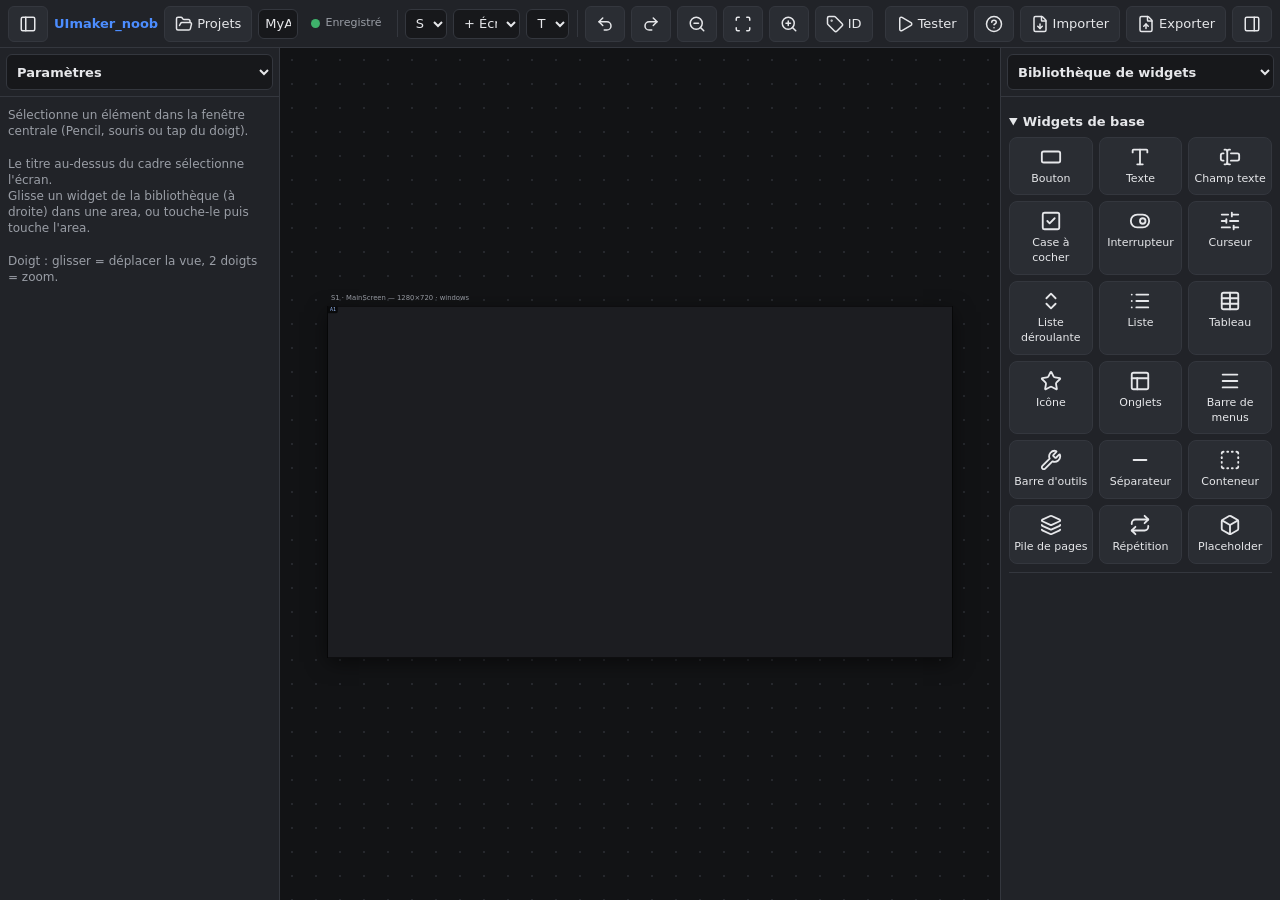
<file: index.html>
<!doctype html>
<html lang="fr">
<head>
  <meta charset="utf-8">
  <!-- Un custom widget (iframe isolée) ne peut pas partir vers une autre adresse. -->
  <meta http-equiv="Content-Security-Policy" content="frame-src 'none'">
  <meta name="viewport" content="width=device-width, initial-scale=1, maximum-scale=1, user-scalable=no, viewport-fit=cover">
  <meta name="apple-mobile-web-app-capable" content="yes">
  <meta name="mobile-web-app-capable" content="yes">
  <meta name="apple-mobile-web-app-status-bar-style" content="black-translucent">
  <meta name="theme-color" content="#18191c">
  <title>UImaker_noob</title>
  <link rel="manifest" href="./manifest.webmanifest">
  <link rel="icon" href="./icon.svg" type="image/svg+xml">
  <link rel="apple-touch-icon" href="./icon-180.png">
  <link rel="stylesheet" href="./styles.css">
</head>
<body>
  <div id="app"></div>
  <div class="portrait-warning">UImaker_noob fonctionne en paysage : tourne l'iPad.</div>
  <script type="module" src="./src/main.js"></script>
</body>
</html>
</file>
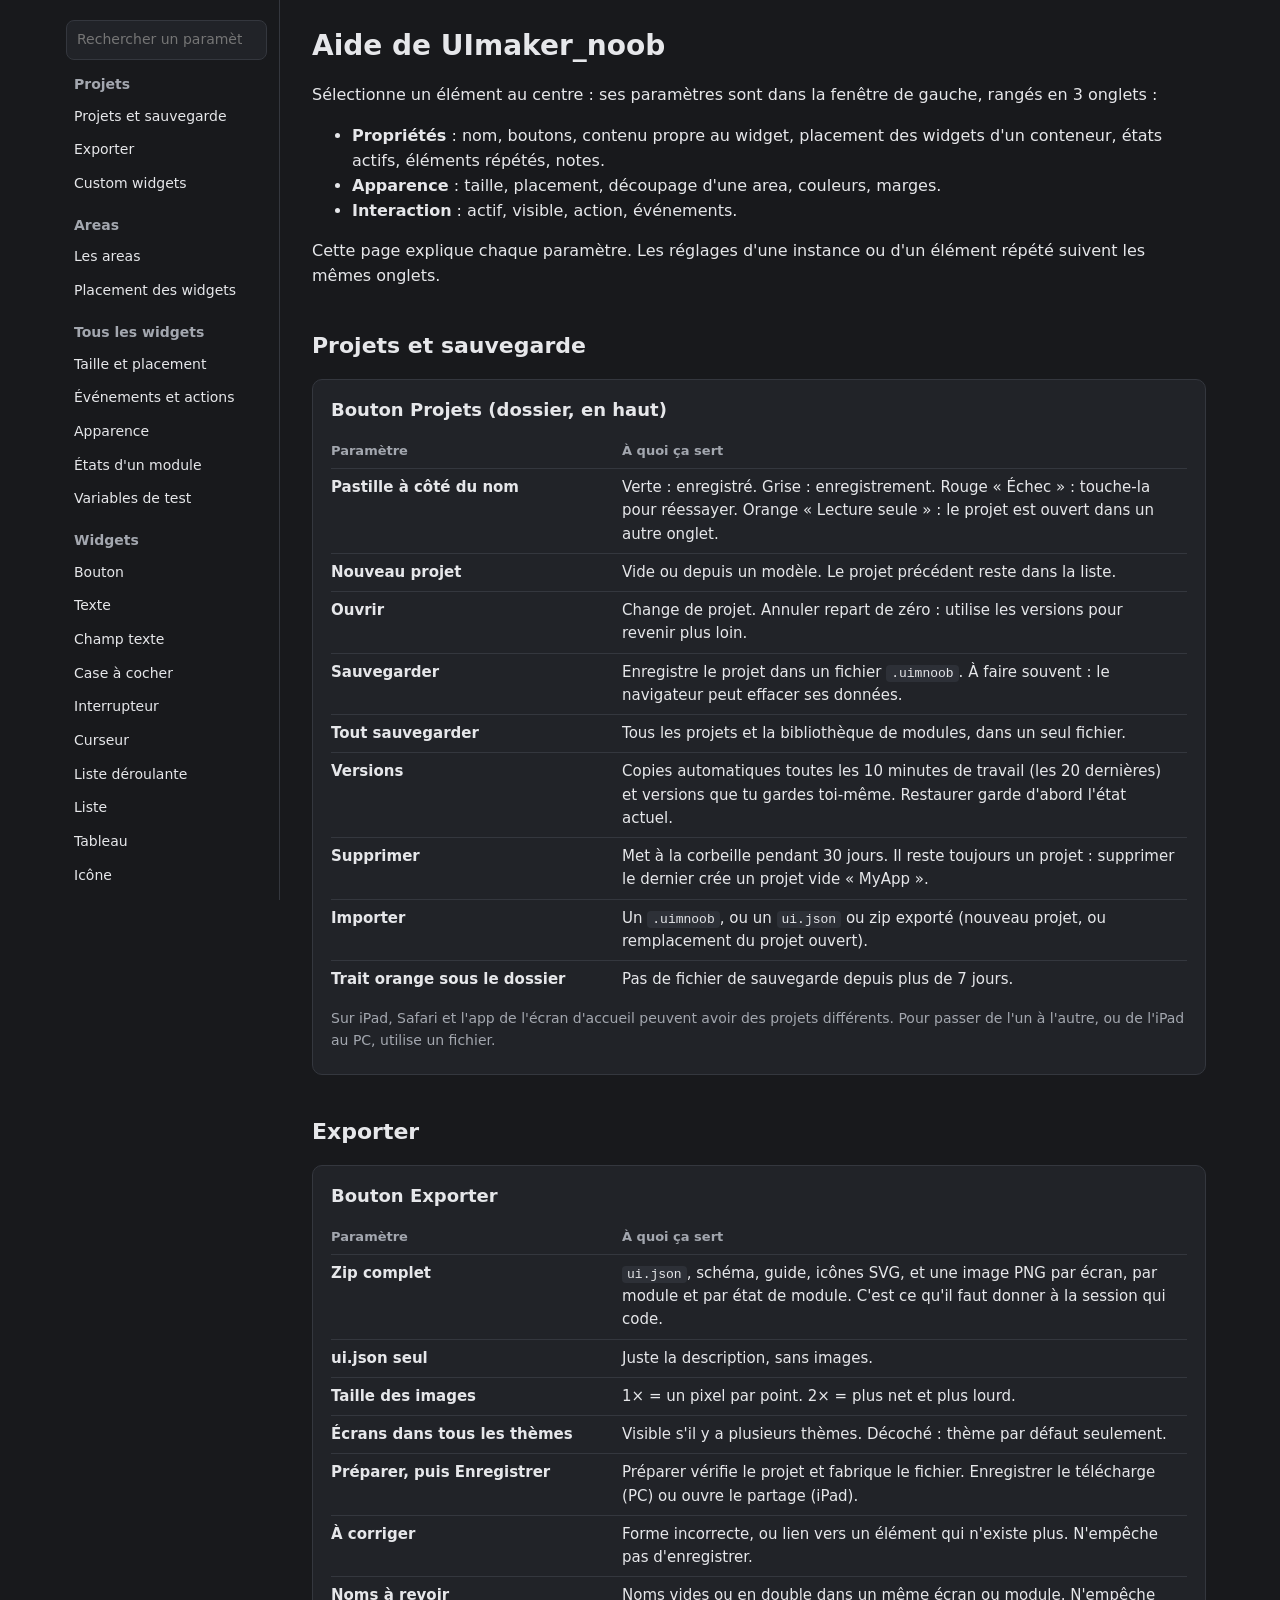
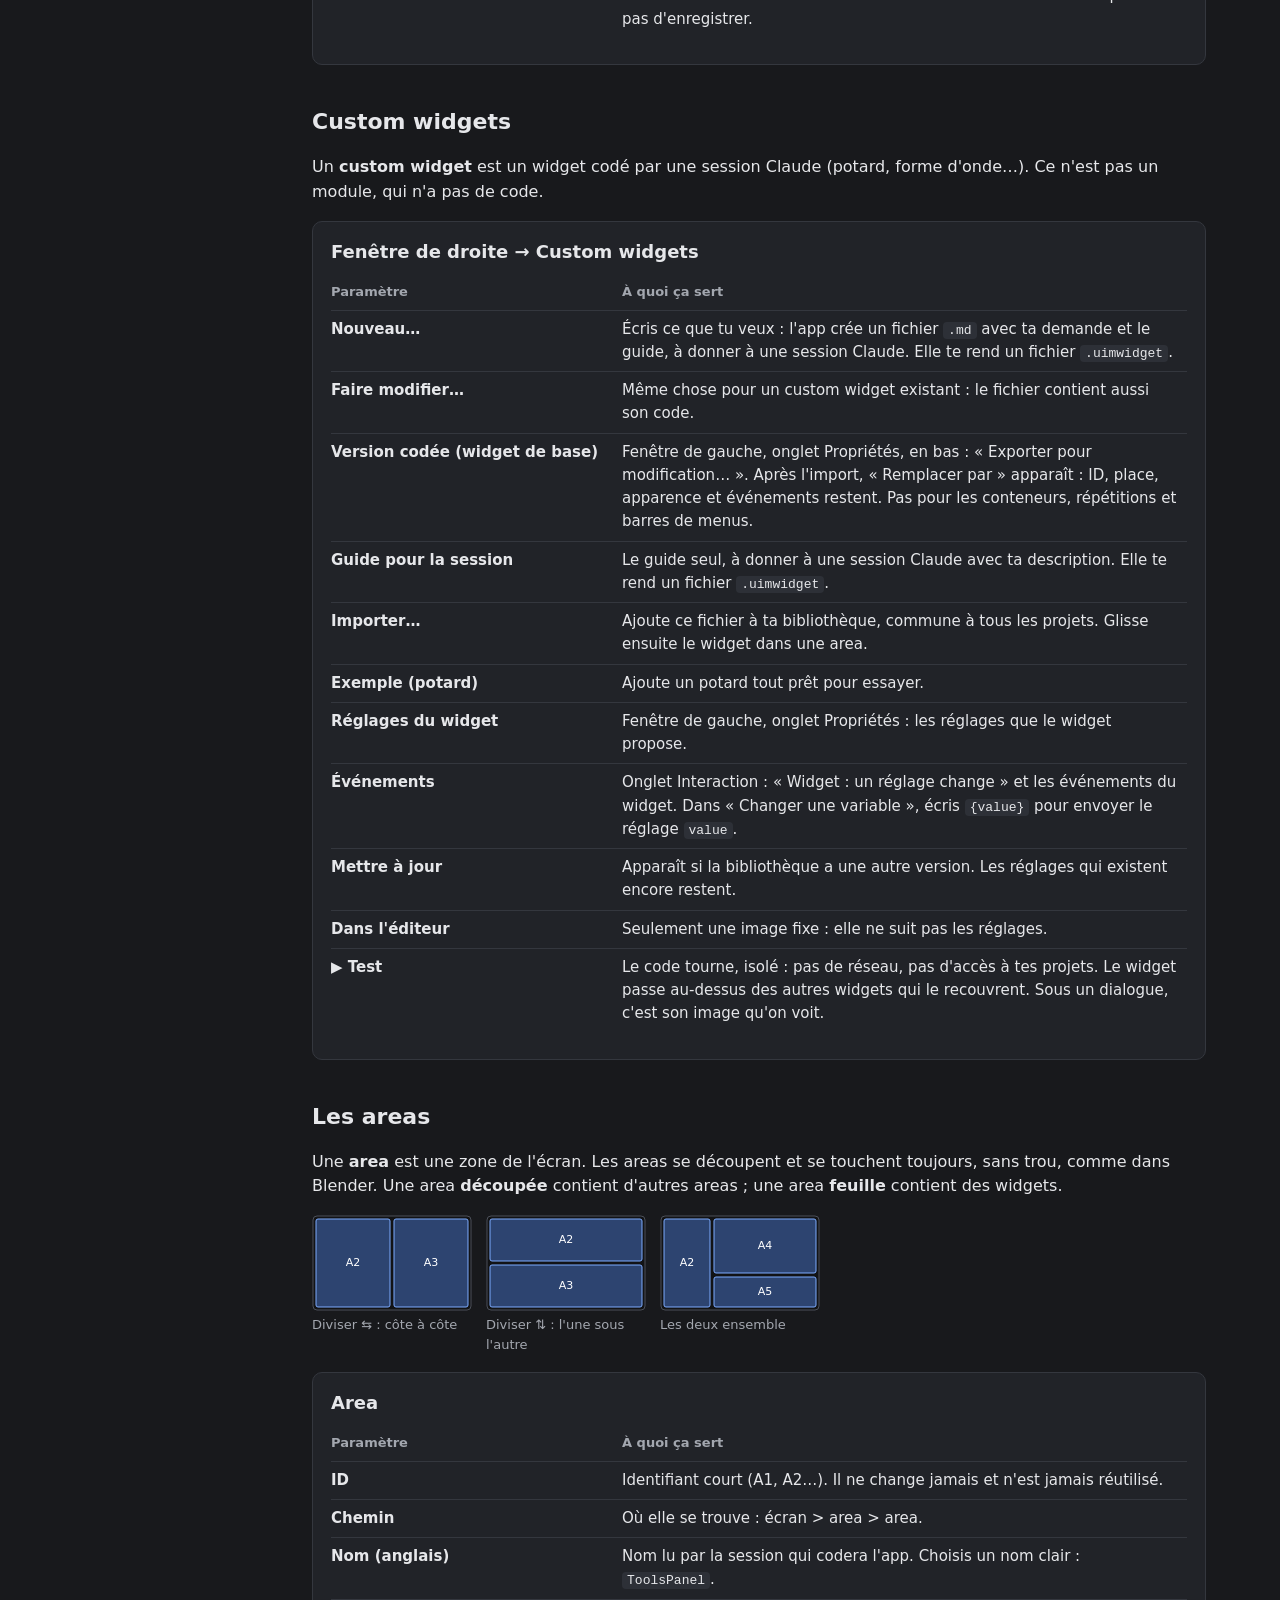
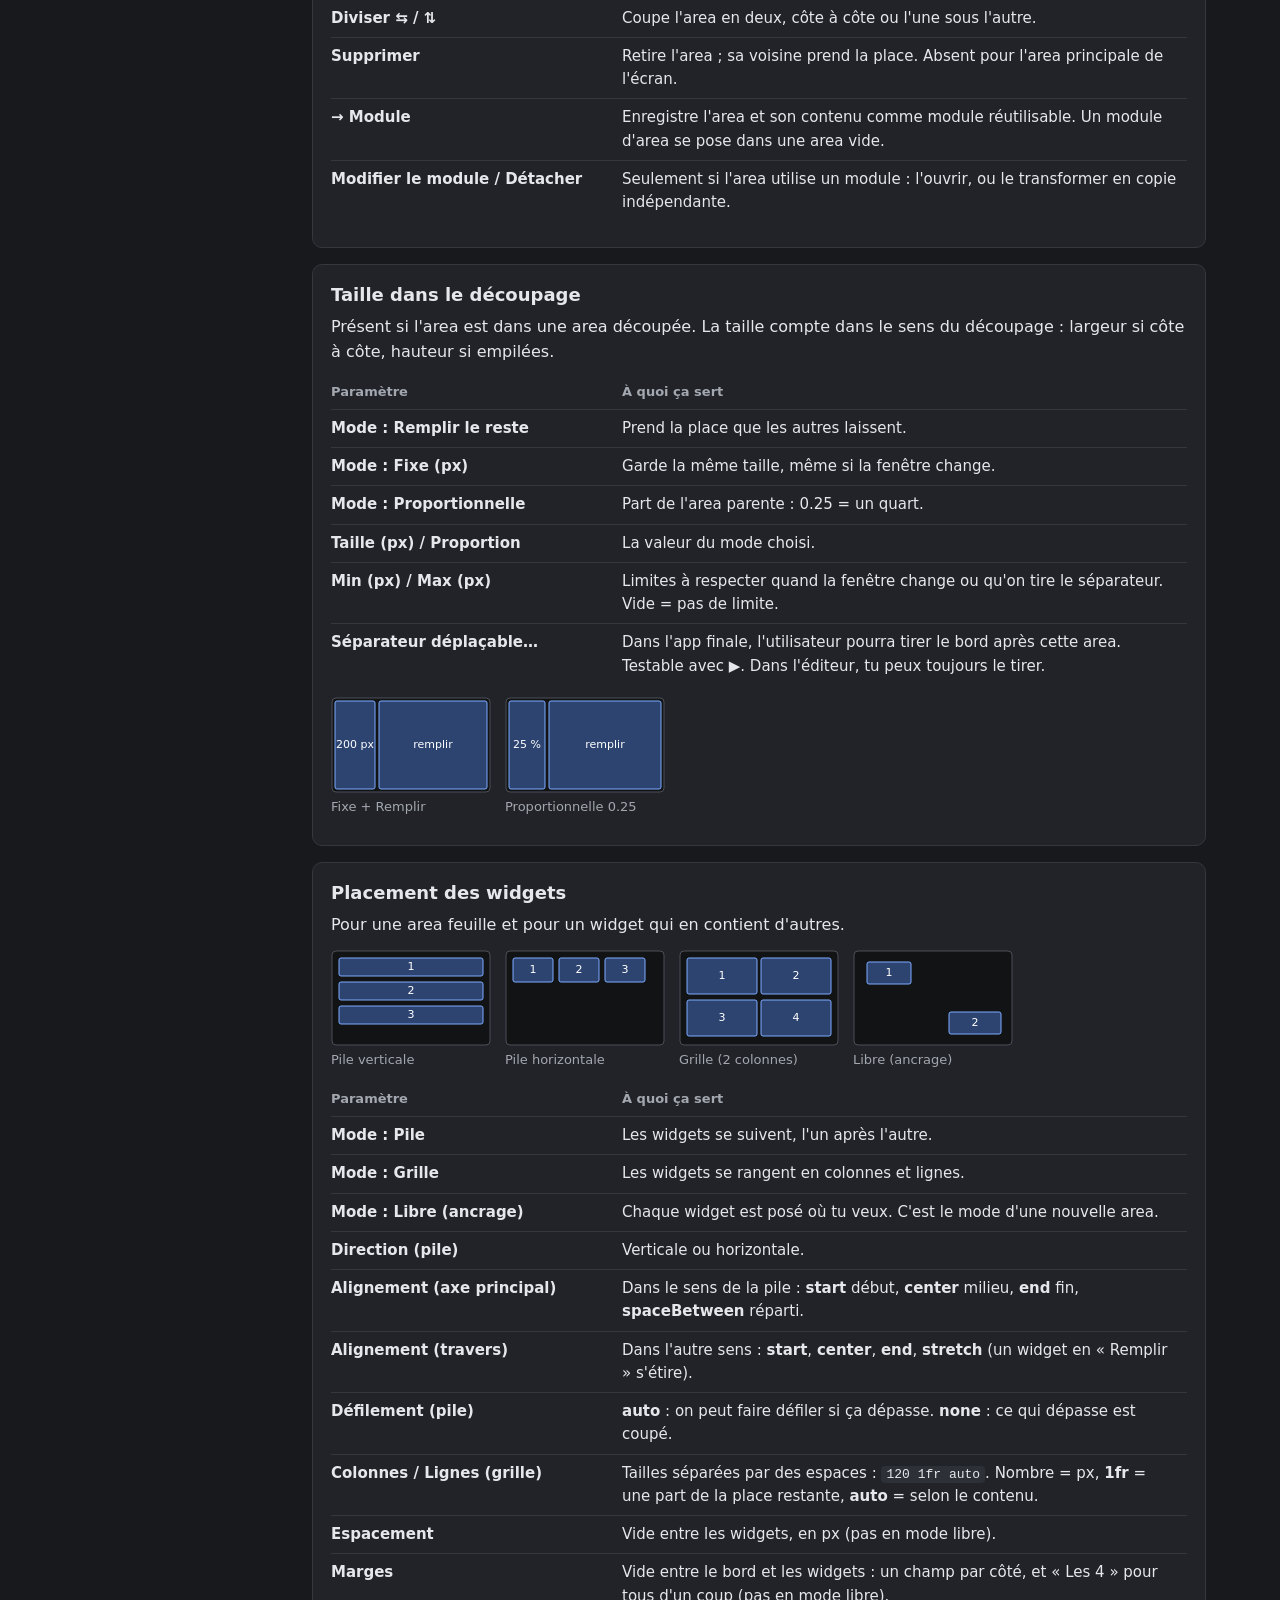
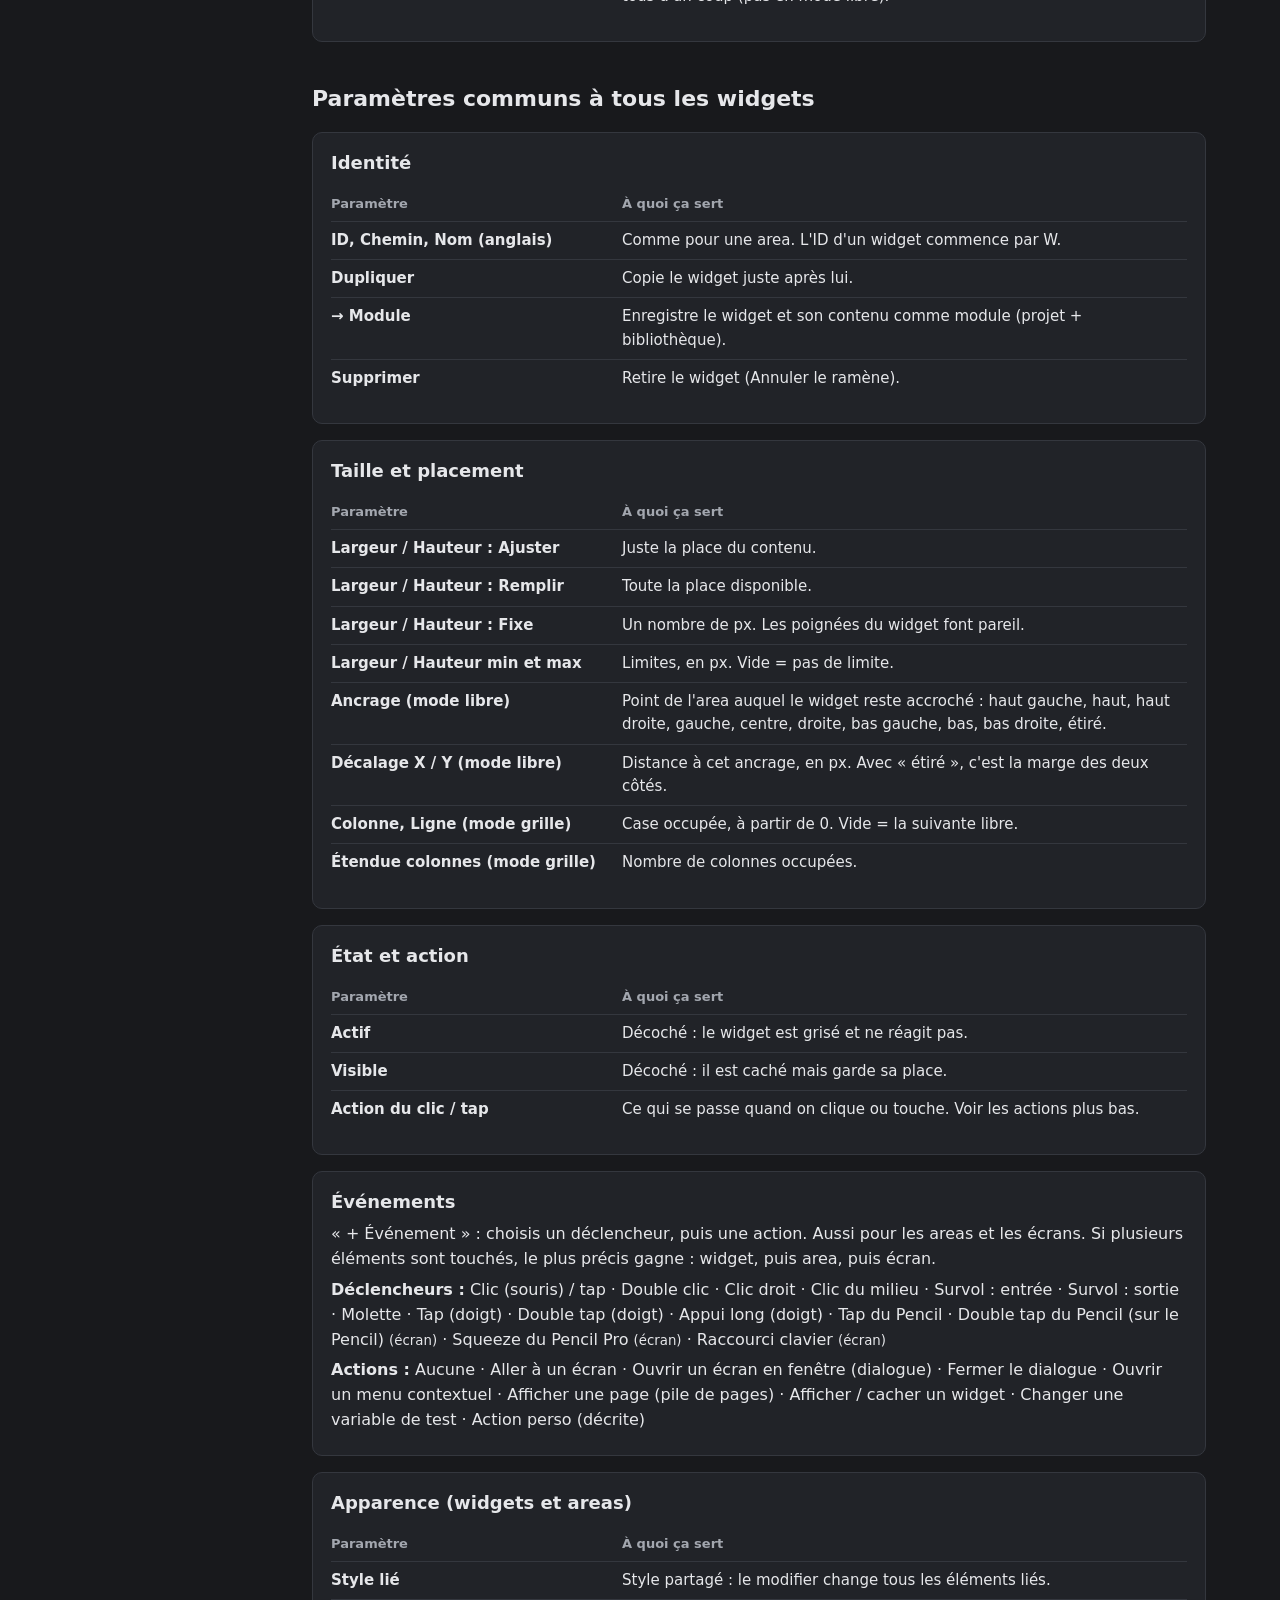
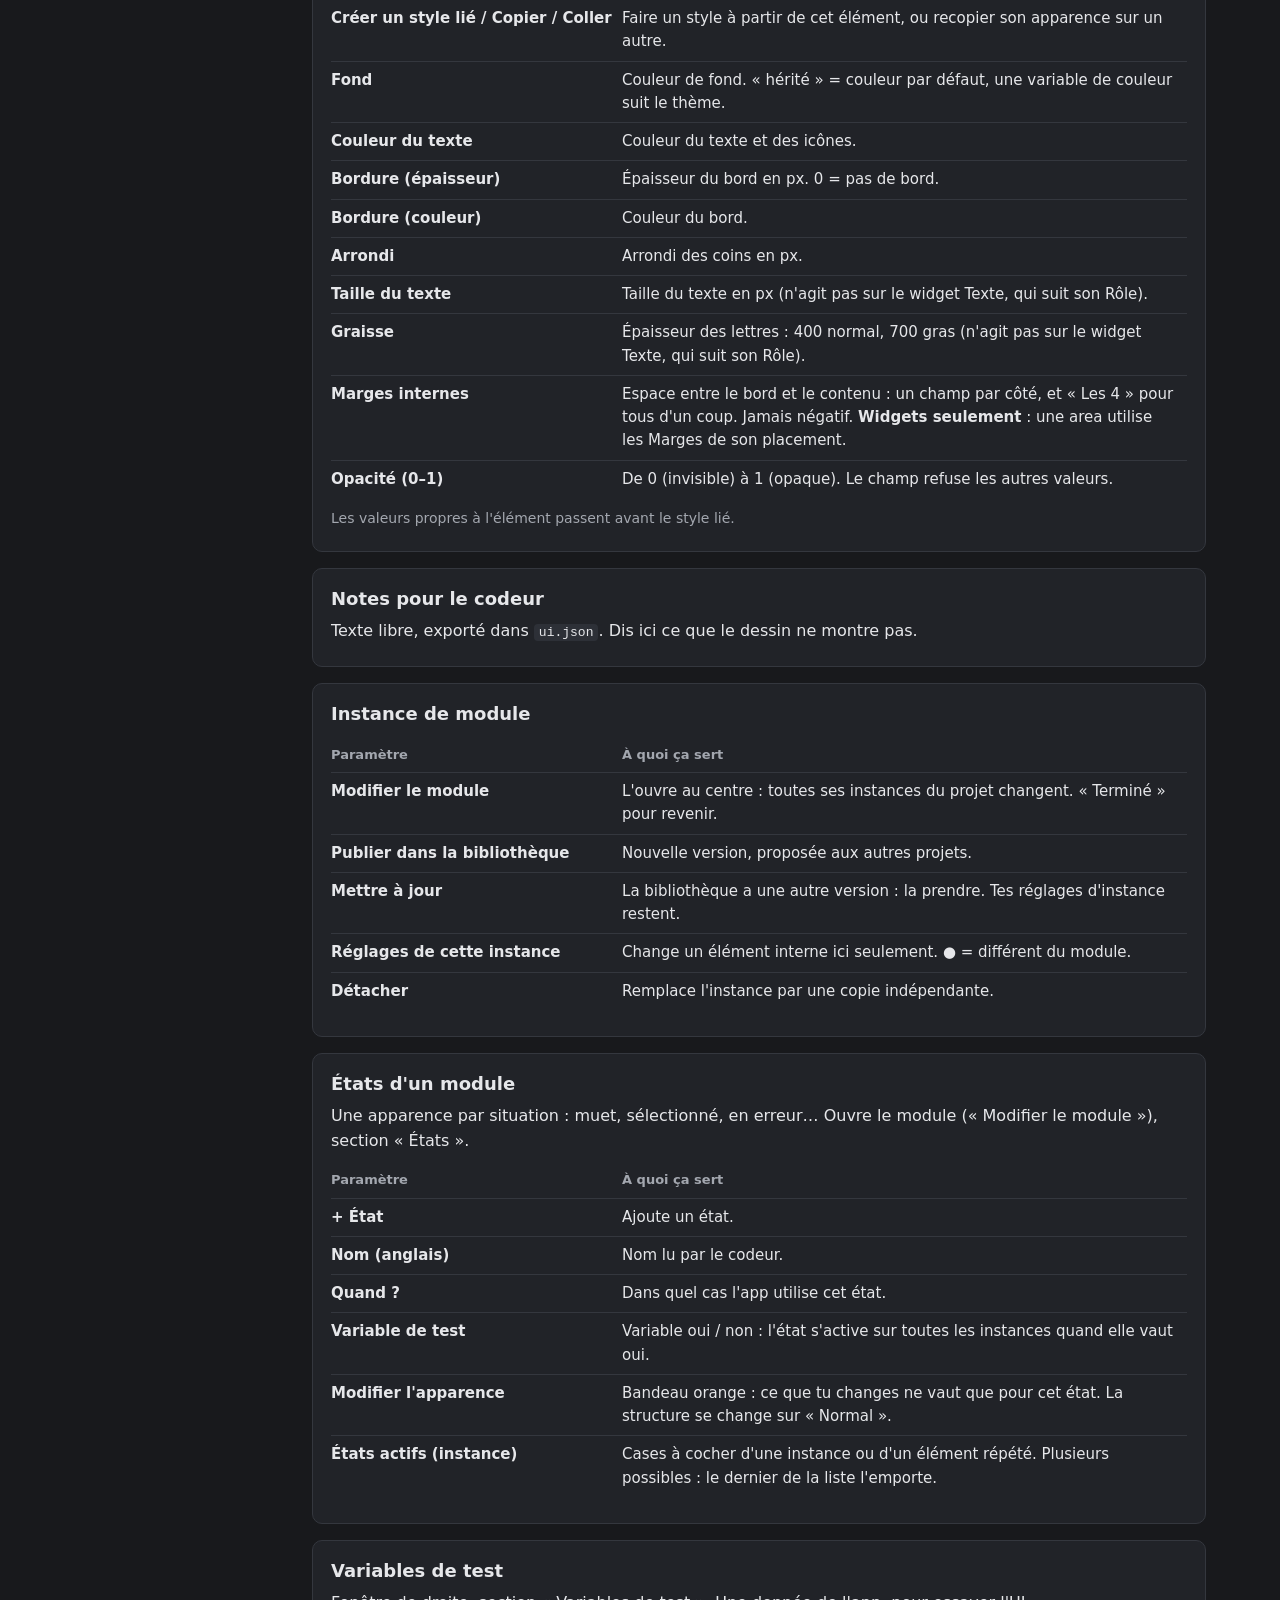
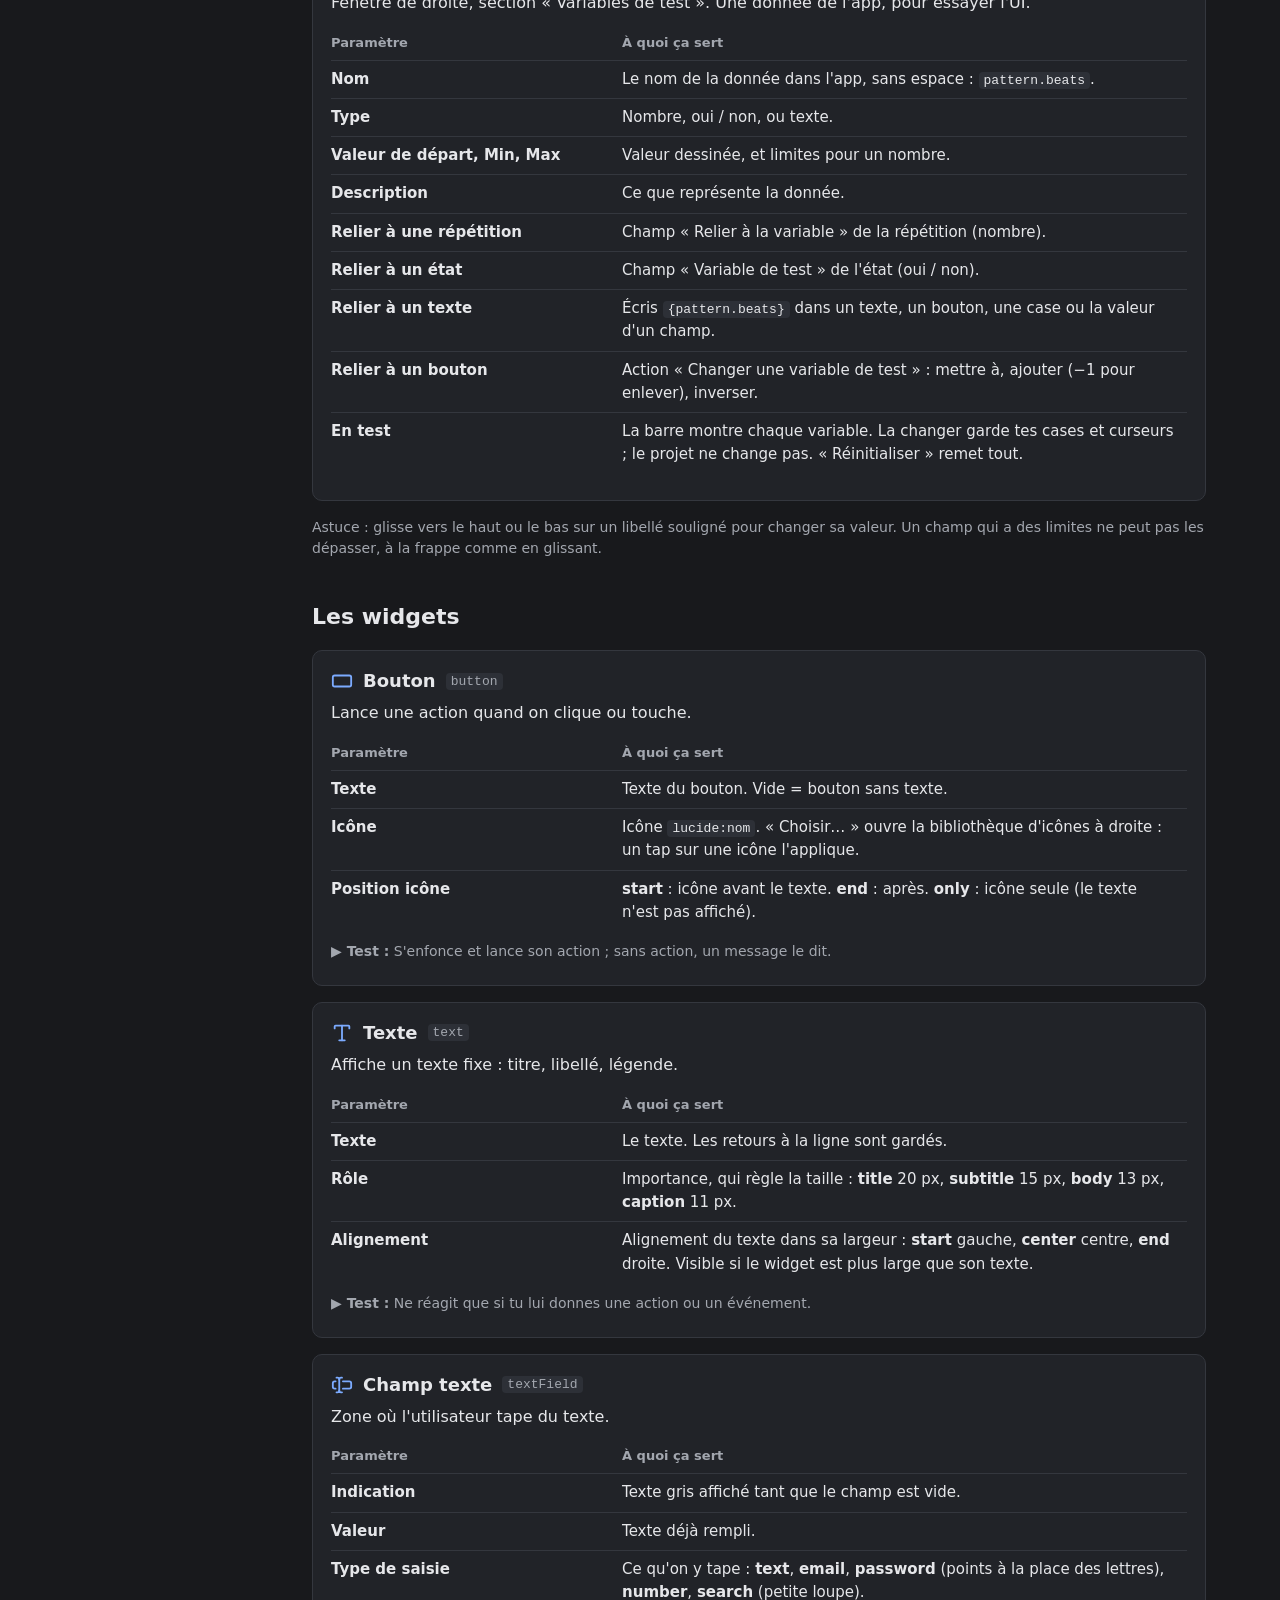
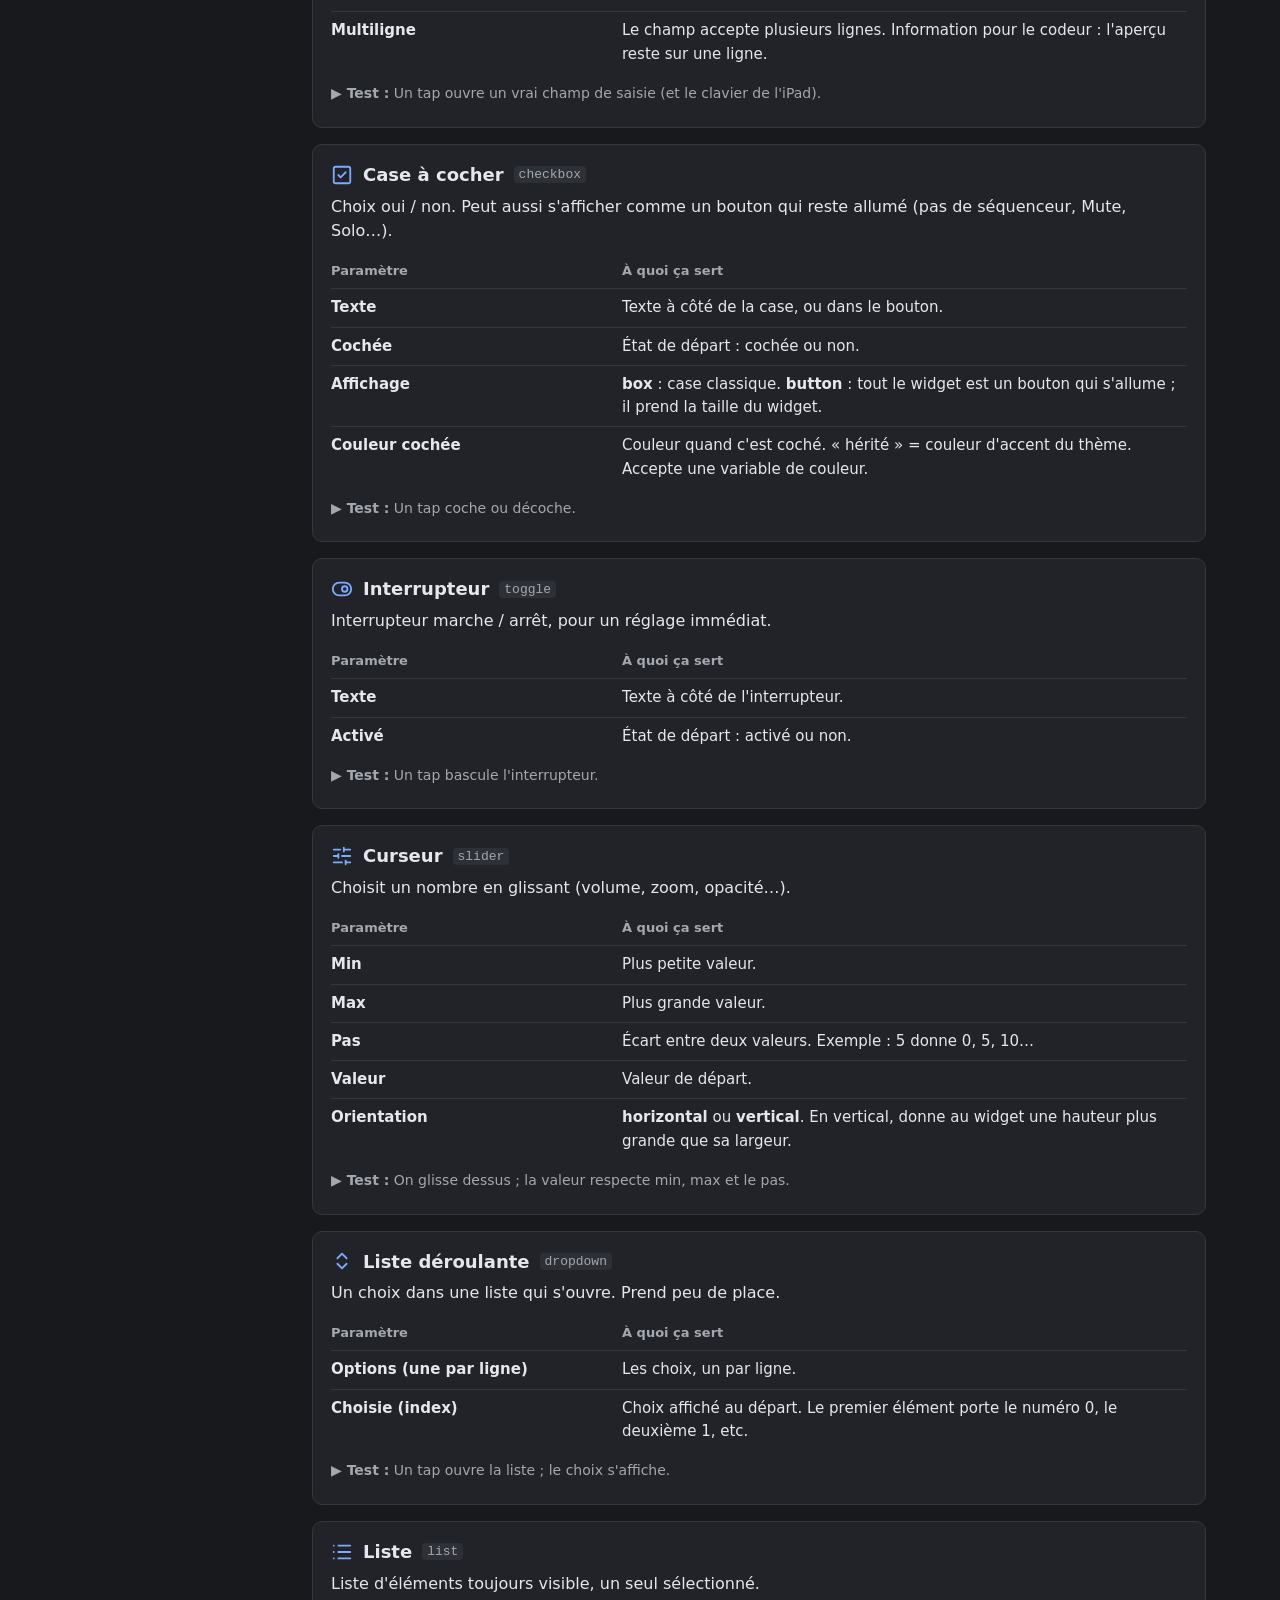
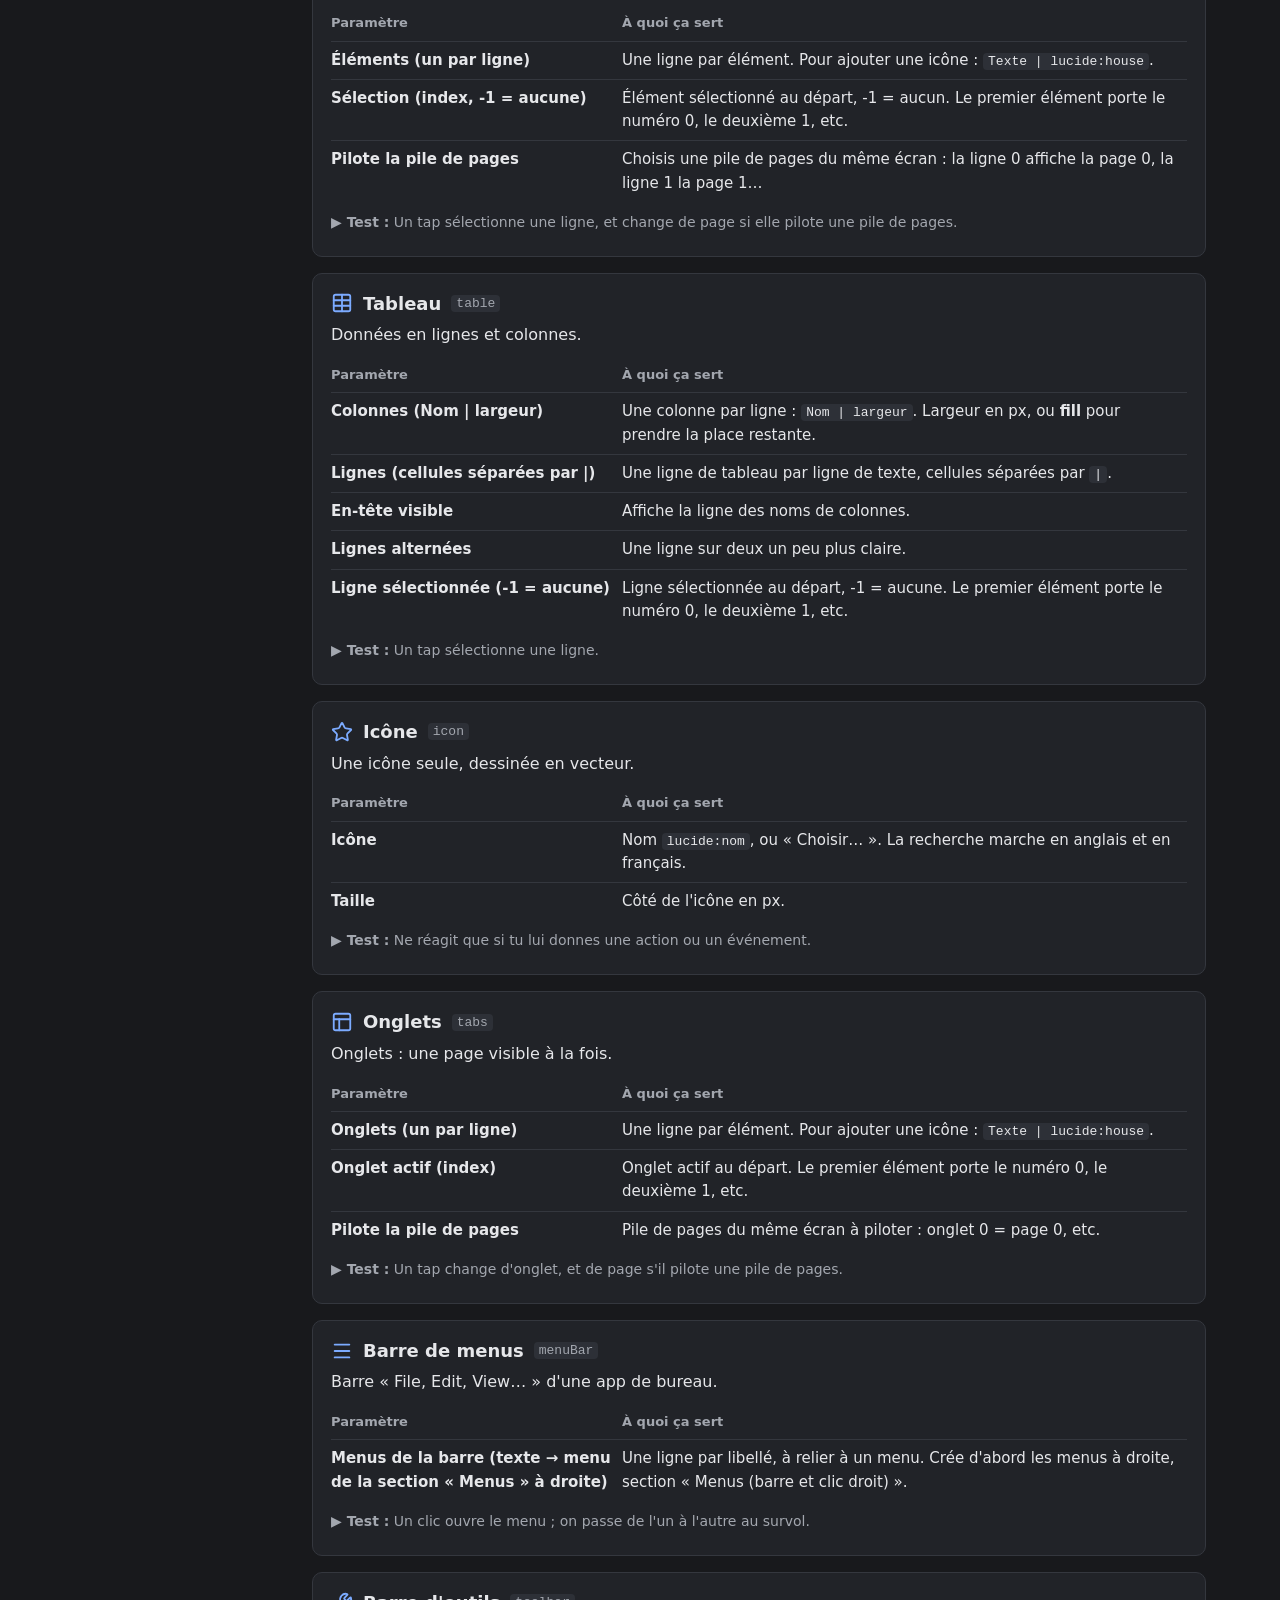
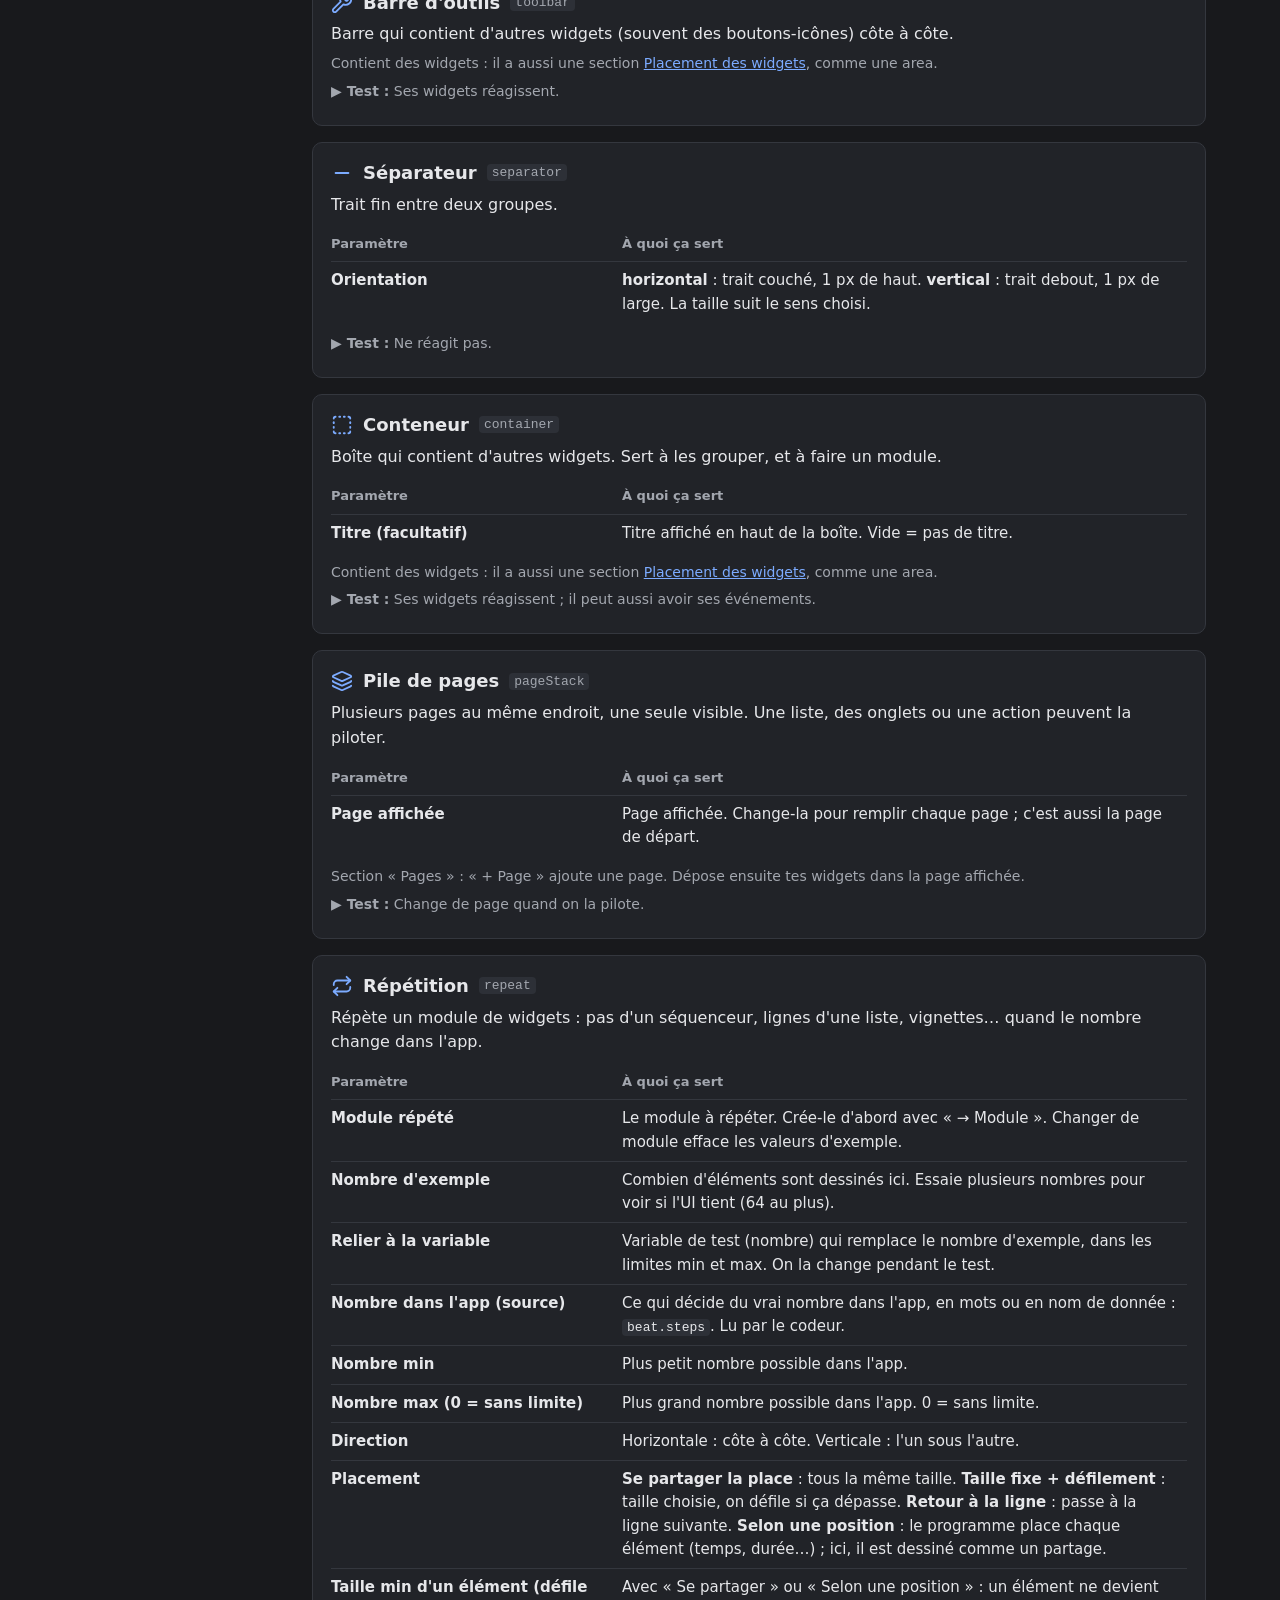
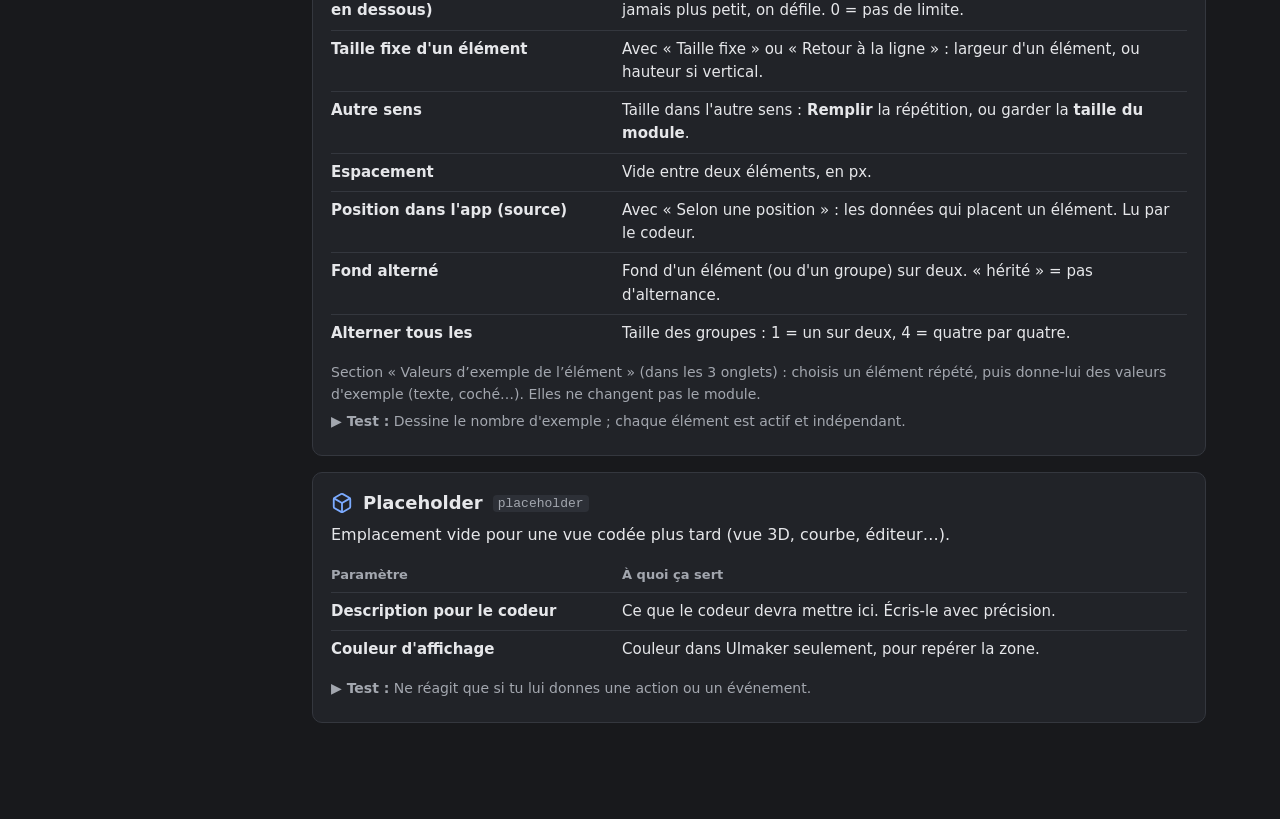
<file: help.html>
<!doctype html>
<html lang="fr"><head><meta charset="utf-8"><meta name="viewport" content="width=device-width, initial-scale=1, viewport-fit=cover"><title>Aide UImaker_noob</title><link rel="icon" href="./icon.svg" type="image/svg+xml">
<style>
:root{color-scheme:dark;--background:#18191c;--panel:#212328;--border:#34373e;--text:#e6e7ea;--muted:#a3a7af;--accent:#7cabff}
*{box-sizing:border-box}html{scroll-padding-top:16px}body{margin:0;background:var(--background);color:var(--text);font:16px/1.55 system-ui,-apple-system,"Segoe UI",sans-serif;-webkit-text-size-adjust:100%}
a{color:var(--accent)}.page{display:grid;grid-template-columns:230px minmax(0,1fr);max-width:1180px;margin:0 auto}
nav{position:sticky;top:0;height:100vh;overflow:auto;padding:20px 12px 20px max(16px,env(safe-area-inset-left));border-right:1px solid var(--border);font-size:14px}
nav a{display:block;padding:6px 8px;border-radius:6px;text-decoration:none;color:var(--text)}nav a:hover{background:var(--panel)}nav strong{display:block;margin:14px 8px 4px;color:var(--muted);font-weight:600}
input{width:100%;min-height:40px;padding:0 10px;border:1px solid var(--border);border-radius:8px;background:var(--panel);color:inherit;font:inherit}
main{padding:24px max(24px,env(safe-area-inset-right)) 80px 32px}h1{margin:0 0 8px;font-size:28px}h2{margin:40px 0 8px;font-size:22px}h3{display:flex;align-items:center;gap:10px;margin:0 0 6px;font-size:18px}h3 svg{width:22px;height:22px;color:var(--accent)}
code{padding:1px 5px;border-radius:4px;background:#2d3037;font:13px ui-monospace,Consolas,monospace}h3 code{color:var(--muted)}
.card{margin:16px 0;padding:16px 18px;border:1px solid var(--border);border-radius:10px;background:var(--panel)}.card p{margin:6px 0}.note,.test{color:var(--muted);font-size:14px}
table{width:100%;margin:10px 0;border-collapse:collapse;font-size:15px}th{text-align:left;color:var(--muted);font-weight:600;font-size:13px}th,td{padding:7px 10px 7px 0;border-bottom:1px solid var(--border);vertical-align:top}td:first-child{width:34%;font-weight:600}tr:last-child td{border-bottom:0}
.figures{display:flex;flex-wrap:wrap;gap:14px;margin:12px 0}figure{margin:0;width:160px}figure svg{display:block;width:100%}.frame{fill:#121315;stroke:#4b4f58}.box{fill:#2d4470;stroke:#7cabff}figure text{fill:#fff;font:11px system-ui;text-anchor:middle}figcaption{margin-top:4px;color:var(--muted);font-size:13px}
[hidden]{display:none!important}.isSearching section>:not(.card){display:none}@media(max-width:760px){.page{display:block}nav{position:static;height:auto;border:0}main{padding:16px}}
</style></head><body><div class="page"><nav><input id="search" type="search" placeholder="Rechercher un paramètre" aria-label="Rechercher un paramètre">
<strong>Projets</strong><a href="#projects">Projets et sauvegarde</a><a href="#export">Exporter</a><a href="#custom-widgets">Custom widgets</a><strong>Areas</strong><a href="#areas">Les areas</a><a href="#layout">Placement des widgets</a><strong>Tous les widgets</strong><a href="#size">Taille et placement</a><a href="#events">Événements et actions</a><a href="#appearance">Apparence</a><a href="#states">États d'un module</a><a href="#variables">Variables de test</a>
<strong>Widgets</strong><a href="#widget-button">Bouton</a><a href="#widget-text">Texte</a><a href="#widget-textField">Champ texte</a><a href="#widget-checkbox">Case à cocher</a><a href="#widget-toggle">Interrupteur</a><a href="#widget-slider">Curseur</a><a href="#widget-dropdown">Liste déroulante</a><a href="#widget-list">Liste</a><a href="#widget-table">Tableau</a><a href="#widget-icon">Icône</a><a href="#widget-tabs">Onglets</a><a href="#widget-menuBar">Barre de menus</a><a href="#widget-toolbar">Barre d'outils</a><a href="#widget-separator">Séparateur</a><a href="#widget-container">Conteneur</a><a href="#widget-pageStack">Pile de pages</a><a href="#widget-repeat">Répétition</a><a href="#widget-placeholder">Placeholder</a><strong>UImaker_noob</strong><a href="./tuto-sequenceur.html">Tuto : préparer un séquenceur</a><a href="./">Ouvrir l'app</a></nav>
<main><h1>Aide de UImaker_noob</h1><p>Sélectionne un élément au centre : ses paramètres sont dans la fenêtre de gauche, rangés en 3 onglets :</p><ul><li><b>Propriétés</b> : nom, boutons, contenu propre au widget, placement des widgets d'un conteneur, états actifs, éléments répétés, notes.</li><li><b>Apparence</b> : taille, placement, découpage d'une area, couleurs, marges.</li><li><b>Interaction</b> : actif, visible, action, événements.</li></ul><p>Cette page explique chaque paramètre. Les réglages d'une instance ou d'un élément répété suivent les mêmes onglets.</p><p id="noResult" class="note" hidden>Aucun paramètre trouvé.</p>

<section id="projects"><h2>Projets et sauvegarde</h2>
<article class="card" data-search="projets sauvegarde enregistrer version corbeille fichier uimnoob importer dupliquer ouvrir nouveau"><h3>Bouton Projets (dossier, en haut)</h3><table><thead><tr><th>Paramètre</th><th>À quoi ça sert</th></tr></thead><tbody><tr><td>Pastille à côté du nom</td><td>Verte : enregistré. Grise : enregistrement. Rouge « Échec » : touche-la pour réessayer. Orange « Lecture seule » : le projet est ouvert dans un autre onglet.</td></tr><tr><td>Nouveau projet</td><td>Vide ou depuis un modèle. Le projet précédent reste dans la liste.</td></tr><tr><td>Ouvrir</td><td>Change de projet. Annuler repart de zéro : utilise les versions pour revenir plus loin.</td></tr><tr><td>Sauvegarder</td><td>Enregistre le projet dans un fichier <code>.uimnoob</code>. À faire souvent : le navigateur peut effacer ses données.</td></tr><tr><td>Tout sauvegarder</td><td>Tous les projets et la bibliothèque de modules, dans un seul fichier.</td></tr><tr><td>Versions</td><td>Copies automatiques toutes les 10 minutes de travail (les 20 dernières) et versions que tu gardes toi-même. Restaurer garde d'abord l'état actuel.</td></tr><tr><td>Supprimer</td><td>Met à la corbeille pendant 30 jours. Il reste toujours un projet : supprimer le dernier crée un projet vide « MyApp ».</td></tr><tr><td>Importer</td><td>Un <code>.uimnoob</code>, ou un <code>ui.json</code> ou zip exporté (nouveau projet, ou remplacement du projet ouvert).</td></tr><tr><td>Trait orange sous le dossier</td><td>Pas de fichier de sauvegarde depuis plus de 7 jours.</td></tr></tbody></table>
<p class="note">Sur iPad, Safari et l'app de l'écran d'accueil peuvent avoir des projets différents. Pour passer de l'un à l'autre, ou de l'iPad au PC, utilise un fichier.</p></article></section>
<section id="export"><h2>Exporter</h2>
<article class="card" data-search="exporter export zip png image json schema guide verification noms double"><h3>Bouton Exporter</h3><table><thead><tr><th>Paramètre</th><th>À quoi ça sert</th></tr></thead><tbody><tr><td>Zip complet</td><td><code>ui.json</code>, schéma, guide, icônes SVG, et une image PNG par écran, par module et par état de module. C'est ce qu'il faut donner à la session qui code.</td></tr><tr><td>ui.json seul</td><td>Juste la description, sans images.</td></tr><tr><td>Taille des images</td><td>1× = un pixel par point. 2× = plus net et plus lourd.</td></tr><tr><td>Écrans dans tous les thèmes</td><td>Visible s'il y a plusieurs thèmes. Décoché : thème par défaut seulement.</td></tr><tr><td>Préparer, puis Enregistrer</td><td>Préparer vérifie le projet et fabrique le fichier. Enregistrer le télécharge (PC) ou ouvre le partage (iPad).</td></tr><tr><td>À corriger</td><td>Forme incorrecte, ou lien vers un élément qui n'existe plus. N'empêche pas d'enregistrer.</td></tr><tr><td>Noms à revoir</td><td>Noms vides ou en double dans un même écran ou module. N'empêche pas d'enregistrer.</td></tr></tbody></table></article></section>
<section id="custom-widgets"><h2>Custom widgets</h2>
<p>Un <b>custom widget</b> est un widget codé par une session Claude (potard, forme d'onde…). Ce n'est pas un module, qui n'a pas de code.</p>
<article class="card" data-search="custom widget potard code uimwidget importer guide session reglages mise a jour evenement"><h3>Fenêtre de droite → Custom widgets</h3><table><thead><tr><th>Paramètre</th><th>À quoi ça sert</th></tr></thead><tbody><tr><td>Nouveau…</td><td>Écris ce que tu veux : l'app crée un fichier <code>.md</code> avec ta demande et le guide, à donner à une session Claude. Elle te rend un fichier <code>.uimwidget</code>.</td></tr><tr><td>Faire modifier…</td><td>Même chose pour un custom widget existant : le fichier contient aussi son code.</td></tr><tr><td>Version codée (widget de base)</td><td>Fenêtre de gauche, onglet Propriétés, en bas : « Exporter pour modification… ». Après l'import, « Remplacer par » apparaît : ID, place, apparence et événements restent. Pas pour les conteneurs, répétitions et barres de menus.</td></tr><tr><td>Guide pour la session</td><td>Le guide seul, à donner à une session Claude avec ta description. Elle te rend un fichier <code>.uimwidget</code>.</td></tr><tr><td>Importer…</td><td>Ajoute ce fichier à ta bibliothèque, commune à tous les projets. Glisse ensuite le widget dans une area.</td></tr><tr><td>Exemple (potard)</td><td>Ajoute un potard tout prêt pour essayer.</td></tr><tr><td>Réglages du widget</td><td>Fenêtre de gauche, onglet Propriétés : les réglages que le widget propose.</td></tr><tr><td>Événements</td><td>Onglet Interaction : « Widget : un réglage change » et les événements du widget. Dans « Changer une variable », écris <code>{value}</code> pour envoyer le réglage <code>value</code>.</td></tr><tr><td>Mettre à jour</td><td>Apparaît si la bibliothèque a une autre version. Les réglages qui existent encore restent.</td></tr><tr><td>Dans l'éditeur</td><td>Seulement une image fixe : elle ne suit pas les réglages.</td></tr><tr><td>▶ Test</td><td>Le code tourne, isolé : pas de réseau, pas d'accès à tes projets. Le widget passe au-dessus des autres widgets qui le recouvrent. Sous un dialogue, c'est son image qu'on voit.</td></tr></tbody></table></article></section>
<section id="areas"><h2>Les areas</h2>
<p>Une <b>area</b> est une zone de l'écran. Les areas se découpent et se touchent toujours, sans trou, comme dans Blender. Une area <b>découpée</b> contient d'autres areas ; une area <b>feuille</b> contient des widgets.</p>
<div class="figures"><figure><svg viewBox="0 0 160 96" role="img" aria-label="Diviser ⇆ : côte à côte"><rect class="frame" x="1" y="1" width="158" height="94" rx="4"/><rect class="box" x="4" y="4" width="74" height="88" rx="2"/><text x="41" y="51">A2</text><rect class="box" x="82" y="4" width="74" height="88" rx="2"/><text x="119" y="51">A3</text></svg><figcaption>Diviser ⇆ : côte à côte</figcaption></figure><figure><svg viewBox="0 0 160 96" role="img" aria-label="Diviser ⇅ : l'une sous l'autre"><rect class="frame" x="1" y="1" width="158" height="94" rx="4"/><rect class="box" x="4" y="4" width="152" height="42" rx="2"/><text x="80" y="28">A2</text><rect class="box" x="4" y="50" width="152" height="42" rx="2"/><text x="80" y="74">A3</text></svg><figcaption>Diviser ⇅ : l'une sous l'autre</figcaption></figure><figure><svg viewBox="0 0 160 96" role="img" aria-label="Les deux ensemble"><rect class="frame" x="1" y="1" width="158" height="94" rx="4"/><rect class="box" x="4" y="4" width="46" height="88" rx="2"/><text x="27" y="51">A2</text><rect class="box" x="54" y="4" width="102" height="54" rx="2"/><text x="105" y="34">A4</text><rect class="box" x="54" y="62" width="102" height="30" rx="2"/><text x="105" y="80">A5</text></svg><figcaption>Les deux ensemble</figcaption></figure></div>
<article class="card" data-search="area id chemin nom diviser supprimer module détacher découpage"><h3>Area</h3><table><thead><tr><th>Paramètre</th><th>À quoi ça sert</th></tr></thead><tbody><tr><td>ID</td><td>Identifiant court (A1, A2…). Il ne change jamais et n'est jamais réutilisé.</td></tr><tr><td>Chemin</td><td>Où elle se trouve : écran &gt; area &gt; area.</td></tr><tr><td>Nom (anglais)</td><td>Nom lu par la session qui codera l'app. Choisis un nom clair : <code>ToolsPanel</code>.</td></tr><tr><td>Diviser ⇆ / ⇅</td><td>Coupe l'area en deux, côte à côte ou l'une sous l'autre.</td></tr><tr><td>Supprimer</td><td>Retire l'area ; sa voisine prend la place. Absent pour l'area principale de l'écran.</td></tr><tr><td>→ Module</td><td>Enregistre l'area et son contenu comme module réutilisable. Un module d'area se pose dans une area vide.</td></tr><tr><td>Modifier le module / Détacher</td><td>Seulement si l'area utilise un module : l'ouvrir, ou le transformer en copie indépendante.</td></tr></tbody></table></article>
<article class="card" data-search="taille dans le découpage mode remplir fixe proportionnelle min max séparateur"><h3>Taille dans le découpage</h3><p>Présent si l'area est dans une area découpée. La taille compte dans le sens du découpage : largeur si côte à côte, hauteur si empilées.</p><table><thead><tr><th>Paramètre</th><th>À quoi ça sert</th></tr></thead><tbody><tr><td>Mode : Remplir le reste</td><td>Prend la place que les autres laissent.</td></tr><tr><td>Mode : Fixe (px)</td><td>Garde la même taille, même si la fenêtre change.</td></tr><tr><td>Mode : Proportionnelle</td><td>Part de l'area parente : 0.25 = un quart.</td></tr><tr><td>Taille (px) / Proportion</td><td>La valeur du mode choisi.</td></tr><tr><td>Min (px) / Max (px)</td><td>Limites à respecter quand la fenêtre change ou qu'on tire le séparateur. Vide = pas de limite.</td></tr><tr><td>Séparateur déplaçable…</td><td>Dans l'app finale, l'utilisateur pourra tirer le bord après cette area. Testable avec ▶. Dans l'éditeur, tu peux toujours le tirer.</td></tr></tbody></table>
<div class="figures"><figure><svg viewBox="0 0 160 96" role="img" aria-label="Fixe + Remplir"><rect class="frame" x="1" y="1" width="158" height="94" rx="4"/><rect class="box" x="4" y="4" width="40" height="88" rx="2"/><text x="24" y="51">200 px</text><rect class="box" x="48" y="4" width="108" height="88" rx="2"/><text x="102" y="51">remplir</text></svg><figcaption>Fixe + Remplir</figcaption></figure><figure><svg viewBox="0 0 160 96" role="img" aria-label="Proportionnelle 0.25"><rect class="frame" x="1" y="1" width="158" height="94" rx="4"/><rect class="box" x="4" y="4" width="36" height="88" rx="2"/><text x="22" y="51">25 %</text><rect class="box" x="44" y="4" width="112" height="88" rx="2"/><text x="100" y="51">remplir</text></svg><figcaption>Proportionnelle 0.25</figcaption></figure></div></article>
<article id="layout" class="card" data-search="placement des widgets mode pile grille libre direction alignement défilement colonnes lignes espacement marges"><h3>Placement des widgets</h3><p>Pour une area feuille et pour un widget qui en contient d'autres.</p>
<div class="figures"><figure><svg viewBox="0 0 160 96" role="img" aria-label="Pile verticale"><rect class="frame" x="1" y="1" width="158" height="94" rx="4"/><rect class="box" x="8" y="8" width="144" height="18" rx="2"/><text x="80" y="20">1</text><rect class="box" x="8" y="32" width="144" height="18" rx="2"/><text x="80" y="44">2</text><rect class="box" x="8" y="56" width="144" height="18" rx="2"/><text x="80" y="68">3</text></svg><figcaption>Pile verticale</figcaption></figure><figure><svg viewBox="0 0 160 96" role="img" aria-label="Pile horizontale"><rect class="frame" x="1" y="1" width="158" height="94" rx="4"/><rect class="box" x="8" y="8" width="40" height="24" rx="2"/><text x="28" y="23">1</text><rect class="box" x="54" y="8" width="40" height="24" rx="2"/><text x="74" y="23">2</text><rect class="box" x="100" y="8" width="40" height="24" rx="2"/><text x="120" y="23">3</text></svg><figcaption>Pile horizontale</figcaption></figure><figure><svg viewBox="0 0 160 96" role="img" aria-label="Grille (2 colonnes)"><rect class="frame" x="1" y="1" width="158" height="94" rx="4"/><rect class="box" x="8" y="8" width="70" height="36" rx="2"/><text x="43" y="29">1</text><rect class="box" x="82" y="8" width="70" height="36" rx="2"/><text x="117" y="29">2</text><rect class="box" x="8" y="50" width="70" height="36" rx="2"/><text x="43" y="71">3</text><rect class="box" x="82" y="50" width="70" height="36" rx="2"/><text x="117" y="71">4</text></svg><figcaption>Grille (2 colonnes)</figcaption></figure><figure><svg viewBox="0 0 160 96" role="img" aria-label="Libre (ancrage)"><rect class="frame" x="1" y="1" width="158" height="94" rx="4"/><rect class="box" x="14" y="12" width="44" height="22" rx="2"/><text x="36" y="26">1</text><rect class="box" x="96" y="62" width="52" height="22" rx="2"/><text x="122" y="76">2</text></svg><figcaption>Libre (ancrage)</figcaption></figure></div><table><thead><tr><th>Paramètre</th><th>À quoi ça sert</th></tr></thead><tbody><tr><td>Mode : Pile</td><td>Les widgets se suivent, l'un après l'autre.</td></tr><tr><td>Mode : Grille</td><td>Les widgets se rangent en colonnes et lignes.</td></tr><tr><td>Mode : Libre (ancrage)</td><td>Chaque widget est posé où tu veux. C'est le mode d'une nouvelle area.</td></tr><tr><td>Direction (pile)</td><td>Verticale ou horizontale.</td></tr><tr><td>Alignement (axe principal)</td><td>Dans le sens de la pile : <b>start</b> début, <b>center</b> milieu, <b>end</b> fin, <b>spaceBetween</b> réparti.</td></tr><tr><td>Alignement (travers)</td><td>Dans l'autre sens : <b>start</b>, <b>center</b>, <b>end</b>, <b>stretch</b> (un widget en « Remplir » s'étire).</td></tr><tr><td>Défilement (pile)</td><td><b>auto</b> : on peut faire défiler si ça dépasse. <b>none</b> : ce qui dépasse est coupé.</td></tr><tr><td>Colonnes / Lignes (grille)</td><td>Tailles séparées par des espaces : <code>120 1fr auto</code>. Nombre = px, <b>1fr</b> = une part de la place restante, <b>auto</b> = selon le contenu.</td></tr><tr><td>Espacement</td><td>Vide entre les widgets, en px (pas en mode libre).</td></tr><tr><td>Marges</td><td>Vide entre le bord et les widgets : un champ par côté, et « Les 4 » pour tous d'un coup (pas en mode libre).</td></tr></tbody></table></article></section>
<section id="common"><h2>Paramètres communs à tous les widgets</h2>
<article class="card" data-search="id chemin nom dupliquer module supprimer"><h3>Identité</h3><table><thead><tr><th>Paramètre</th><th>À quoi ça sert</th></tr></thead><tbody><tr><td>ID, Chemin, Nom (anglais)</td><td>Comme pour une area. L'ID d'un widget commence par W.</td></tr><tr><td>Dupliquer</td><td>Copie le widget juste après lui.</td></tr><tr><td>→ Module</td><td>Enregistre le widget et son contenu comme module (projet + bibliothèque).</td></tr><tr><td>Supprimer</td><td>Retire le widget (Annuler le ramène).</td></tr></tbody></table></article>
<article id="size" class="card" data-search="taille et placement largeur hauteur ajuster remplir fixe min max ancrage décalage colonne ligne étendue"><h3>Taille et placement</h3><table><thead><tr><th>Paramètre</th><th>À quoi ça sert</th></tr></thead><tbody><tr><td>Largeur / Hauteur : Ajuster</td><td>Juste la place du contenu.</td></tr><tr><td>Largeur / Hauteur : Remplir</td><td>Toute la place disponible.</td></tr><tr><td>Largeur / Hauteur : Fixe</td><td>Un nombre de px. Les poignées du widget font pareil.</td></tr><tr><td>Largeur / Hauteur min et max</td><td>Limites, en px. Vide = pas de limite.</td></tr><tr><td>Ancrage (mode libre)</td><td>Point de l'area auquel le widget reste accroché : haut gauche, haut, haut droite, gauche, centre, droite, bas gauche, bas, bas droite, étiré.</td></tr><tr><td>Décalage X / Y (mode libre)</td><td>Distance à cet ancrage, en px. Avec « étiré », c'est la marge des deux côtés.</td></tr><tr><td>Colonne, Ligne (mode grille)</td><td>Case occupée, à partir de 0. Vide = la suivante libre.</td></tr><tr><td>Étendue colonnes (mode grille)</td><td>Nombre de colonnes occupées.</td></tr></tbody></table></article>
<article class="card" data-search="état et action actif visible"><h3>État et action</h3><table><thead><tr><th>Paramètre</th><th>À quoi ça sert</th></tr></thead><tbody><tr><td>Actif</td><td>Décoché : le widget est grisé et ne réagit pas.</td></tr><tr><td>Visible</td><td>Décoché : il est caché mais garde sa place.</td></tr><tr><td>Action du clic / tap</td><td>Ce qui se passe quand on clique ou touche. Voir les actions plus bas.</td></tr></tbody></table></article>
<article id="events" class="card" data-search="événements déclencheur action clic (souris) / tap double clic clic droit clic du milieu survol : entrée survol : sortie molette tap (doigt) double tap (doigt) appui long (doigt) tap du pencil double tap du pencil (sur le pencil) squeeze du pencil pro raccourci clavier"><h3>Événements</h3><p>« + Événement » : choisis un déclencheur, puis une action. Aussi pour les areas et les écrans. Si plusieurs éléments sont touchés, le plus précis gagne : widget, puis area, puis écran.</p>
<p><b>Déclencheurs :</b> Clic (souris) / tap · Double clic · Clic droit · Clic du milieu · Survol : entrée · Survol : sortie · Molette · Tap (doigt) · Double tap (doigt) · Appui long (doigt) · Tap du Pencil · Double tap du Pencil (sur le Pencil) <small>(écran)</small> · Squeeze du Pencil Pro <small>(écran)</small> · Raccourci clavier <small>(écran)</small></p><p><b>Actions :</b> Aucune · Aller à un écran · Ouvrir un écran en fenêtre (dialogue) · Fermer le dialogue · Ouvrir un menu contextuel · Afficher une page (pile de pages) · Afficher / cacher un widget · Changer une variable de test · Action perso (décrite)</p></article>
<article id="appearance" class="card" data-search="apparence style lié fond couleur du texte bordure (épaisseur) bordure (couleur) arrondi taille du texte graisse marges internes opacité (0–1)"><h3>Apparence (widgets et areas)</h3><table><thead><tr><th>Paramètre</th><th>À quoi ça sert</th></tr></thead><tbody><tr><td>Style lié</td><td>Style partagé : le modifier change tous les éléments liés.</td></tr><tr><td>Créer un style lié / Copier / Coller</td><td>Faire un style à partir de cet élément, ou recopier son apparence sur un autre.</td></tr><tr><td>Fond</td><td>Couleur de fond. « hérité » = couleur par défaut, une variable de couleur suit le thème.</td></tr><tr><td>Couleur du texte</td><td>Couleur du texte et des icônes.</td></tr><tr><td>Bordure (épaisseur)</td><td>Épaisseur du bord en px. 0 = pas de bord.</td></tr><tr><td>Bordure (couleur)</td><td>Couleur du bord.</td></tr><tr><td>Arrondi</td><td>Arrondi des coins en px.</td></tr><tr><td>Taille du texte</td><td>Taille du texte en px (n'agit pas sur le widget Texte, qui suit son Rôle).</td></tr><tr><td>Graisse</td><td>Épaisseur des lettres : 400 normal, 700 gras (n'agit pas sur le widget Texte, qui suit son Rôle).</td></tr><tr><td>Marges internes</td><td>Espace entre le bord et le contenu : un champ par côté, et « Les 4 » pour tous d'un coup. Jamais négatif. <b>Widgets seulement</b> : une area utilise les Marges de son placement.</td></tr><tr><td>Opacité (0–1)</td><td>De 0 (invisible) à 1 (opaque). Le champ refuse les autres valeurs.</td></tr></tbody></table><p class="note">Les valeurs propres à l'élément passent avant le style lié.</p></article>
<article class="card" data-search="notes pour le codeur"><h3>Notes pour le codeur</h3><p>Texte libre, exporté dans <code>ui.json</code>. Dis ici ce que le dessin ne montre pas.</p></article>
<article class="card" data-search="module instance réglages de cette instance modifier publier mettre à jour"><h3>Instance de module</h3><table><thead><tr><th>Paramètre</th><th>À quoi ça sert</th></tr></thead><tbody><tr><td>Modifier le module</td><td>L'ouvre au centre : toutes ses instances du projet changent. « Terminé » pour revenir.</td></tr><tr><td>Publier dans la bibliothèque</td><td>Nouvelle version, proposée aux autres projets.</td></tr><tr><td>Mettre à jour</td><td>La bibliothèque a une autre version : la prendre. Tes réglages d'instance restent.</td></tr><tr><td>Réglages de cette instance</td><td>Change un élément interne ici seulement. ● = différent du module.</td></tr><tr><td>Détacher</td><td>Remplace l'instance par une copie indépendante.</td></tr></tbody></table></article>
<article id="states" class="card" data-search="états module état normal quand apparence variable"><h3>États d'un module</h3><p>Une apparence par situation : muet, sélectionné, en erreur… Ouvre le module (« Modifier le module »), section « États ».</p><table><thead><tr><th>Paramètre</th><th>À quoi ça sert</th></tr></thead><tbody><tr><td>+ État</td><td>Ajoute un état.</td></tr><tr><td>Nom (anglais)</td><td>Nom lu par le codeur.</td></tr><tr><td>Quand ?</td><td>Dans quel cas l'app utilise cet état.</td></tr><tr><td>Variable de test</td><td>Variable oui / non : l'état s'active sur toutes les instances quand elle vaut oui.</td></tr><tr><td>Modifier l'apparence</td><td>Bandeau orange : ce que tu changes ne vaut que pour cet état. La structure se change sur « Normal ».</td></tr><tr><td>États actifs (instance)</td><td>Cases à cocher d'une instance ou d'un élément répété. Plusieurs possibles : le dernier de la liste l'emporte.</td></tr></tbody></table></article>
<article id="variables" class="card" data-search="variables de test nombre oui non texte valeur de départ min max changer une variable"><h3>Variables de test</h3><p>Fenêtre de droite, section « Variables de test ». Une donnée de l'app, pour essayer l'UI.</p><table><thead><tr><th>Paramètre</th><th>À quoi ça sert</th></tr></thead><tbody><tr><td>Nom</td><td>Le nom de la donnée dans l'app, sans espace : <code>pattern.beats</code>.</td></tr><tr><td>Type</td><td>Nombre, oui / non, ou texte.</td></tr><tr><td>Valeur de départ, Min, Max</td><td>Valeur dessinée, et limites pour un nombre.</td></tr><tr><td>Description</td><td>Ce que représente la donnée.</td></tr><tr><td>Relier à une répétition</td><td>Champ « Relier à la variable » de la répétition (nombre).</td></tr><tr><td>Relier à un état</td><td>Champ « Variable de test » de l'état (oui / non).</td></tr><tr><td>Relier à un texte</td><td>Écris <code>{pattern.beats}</code> dans un texte, un bouton, une case ou la valeur d'un champ.</td></tr><tr><td>Relier à un bouton</td><td>Action « Changer une variable de test » : mettre à, ajouter (−1 pour enlever), inverser.</td></tr><tr><td>En test</td><td>La barre montre chaque variable. La changer garde tes cases et curseurs ; le projet ne change pas. « Réinitialiser » remet tout.</td></tr></tbody></table></article>
<p class="note">Astuce : glisse vers le haut ou le bas sur un libellé souligné pour changer sa valeur. Un champ qui a des limites ne peut pas les dépasser, à la frappe comme en glissant.</p></section><section id="widgets"><h2>Les widgets</h2><article id="widget-button" class="card" data-search="bouton button texte icône position icône">
<h3><svg viewBox="0 0 24 24" fill="none" stroke="currentColor" stroke-width="2" stroke-linecap="round" stroke-linejoin="round"><rect width="20" height="12" x="2" y="6" rx="2"/></svg>Bouton <code>button</code></h3>
<p>Lance une action quand on clique ou touche.</p><table><thead><tr><th>Paramètre</th><th>À quoi ça sert</th></tr></thead><tbody><tr><td>Texte</td><td>Texte du bouton. Vide = bouton sans texte.</td></tr><tr><td>Icône</td><td>Icône <code>lucide:nom</code>. « Choisir… » ouvre la bibliothèque d'icônes à droite : un tap sur une icône l'applique.</td></tr><tr><td>Position icône</td><td><b>start</b> : icône avant le texte. <b>end</b> : après. <b>only</b> : icône seule (le texte n'est pas affiché).</td></tr></tbody></table><p class="test"><b>▶ Test :</b> S'enfonce et lance son action ; sans action, un message le dit.</p></article>
<article id="widget-text" class="card" data-search="texte text texte rôle alignement">
<h3><svg viewBox="0 0 24 24" fill="none" stroke="currentColor" stroke-width="2" stroke-linecap="round" stroke-linejoin="round"><path d="M12 4v16"/><path d="M4 7V5a1 1 0 0 1 1-1h14a1 1 0 0 1 1 1v2"/><path d="M9 20h6"/></svg>Texte <code>text</code></h3>
<p>Affiche un texte fixe : titre, libellé, légende.</p><table><thead><tr><th>Paramètre</th><th>À quoi ça sert</th></tr></thead><tbody><tr><td>Texte</td><td>Le texte. Les retours à la ligne sont gardés.</td></tr><tr><td>Rôle</td><td>Importance, qui règle la taille : <b>title</b> 20 px, <b>subtitle</b> 15 px, <b>body</b> 13 px, <b>caption</b> 11 px.</td></tr><tr><td>Alignement</td><td>Alignement du texte dans sa largeur : <b>start</b> gauche, <b>center</b> centre, <b>end</b> droite. Visible si le widget est plus large que son texte.</td></tr></tbody></table><p class="test"><b>▶ Test :</b> Ne réagit que si tu lui donnes une action ou un événement.</p></article>
<article id="widget-textField" class="card" data-search="champ texte textfield indication valeur type de saisie multiligne">
<h3><svg viewBox="0 0 24 24" fill="none" stroke="currentColor" stroke-width="2" stroke-linecap="round" stroke-linejoin="round"><path d="M12 20h-1a2 2 0 0 1-2-2 2 2 0 0 1-2 2H6"/><path d="M13 8h7a2 2 0 0 1 2 2v4a2 2 0 0 1-2 2h-7"/><path d="M5 16H4a2 2 0 0 1-2-2v-4a2 2 0 0 1 2-2h1"/><path d="M6 4h1a2 2 0 0 1 2 2 2 2 0 0 1 2-2h1"/><path d="M9 6v12"/></svg>Champ texte <code>textField</code></h3>
<p>Zone où l'utilisateur tape du texte.</p><table><thead><tr><th>Paramètre</th><th>À quoi ça sert</th></tr></thead><tbody><tr><td>Indication</td><td>Texte gris affiché tant que le champ est vide.</td></tr><tr><td>Valeur</td><td>Texte déjà rempli.</td></tr><tr><td>Type de saisie</td><td>Ce qu'on y tape : <b>text</b>, <b>email</b>, <b>password</b> (points à la place des lettres), <b>number</b>, <b>search</b> (petite loupe).</td></tr><tr><td>Multiligne</td><td>Le champ accepte plusieurs lignes. Information pour le codeur : l'aperçu reste sur une ligne.</td></tr></tbody></table><p class="test"><b>▶ Test :</b> Un tap ouvre un vrai champ de saisie (et le clavier de l'iPad).</p></article>
<article id="widget-checkbox" class="card" data-search="case à cocher checkbox texte cochée affichage couleur cochée">
<h3><svg viewBox="0 0 24 24" fill="none" stroke="currentColor" stroke-width="2" stroke-linecap="round" stroke-linejoin="round"><rect width="18" height="18" x="3" y="3" rx="2"/><path d="m16 9-5.5 5.5L8 12"/></svg>Case à cocher <code>checkbox</code></h3>
<p>Choix oui / non. Peut aussi s'afficher comme un bouton qui reste allumé (pas de séquenceur, Mute, Solo…).</p><table><thead><tr><th>Paramètre</th><th>À quoi ça sert</th></tr></thead><tbody><tr><td>Texte</td><td>Texte à côté de la case, ou dans le bouton.</td></tr><tr><td>Cochée</td><td>État de départ : cochée ou non.</td></tr><tr><td>Affichage</td><td><b>box</b> : case classique. <b>button</b> : tout le widget est un bouton qui s'allume ; il prend la taille du widget.</td></tr><tr><td>Couleur cochée</td><td>Couleur quand c'est coché. « hérité » = couleur d'accent du thème. Accepte une variable de couleur.</td></tr></tbody></table><p class="test"><b>▶ Test :</b> Un tap coche ou décoche.</p></article>
<article id="widget-toggle" class="card" data-search="interrupteur toggle texte activé">
<h3><svg viewBox="0 0 24 24" fill="none" stroke="currentColor" stroke-width="2" stroke-linecap="round" stroke-linejoin="round"><circle cx="15" cy="12" r="3"/><rect width="20" height="14" x="2" y="5" rx="7"/></svg>Interrupteur <code>toggle</code></h3>
<p>Interrupteur marche / arrêt, pour un réglage immédiat.</p><table><thead><tr><th>Paramètre</th><th>À quoi ça sert</th></tr></thead><tbody><tr><td>Texte</td><td>Texte à côté de l'interrupteur.</td></tr><tr><td>Activé</td><td>État de départ : activé ou non.</td></tr></tbody></table><p class="test"><b>▶ Test :</b> Un tap bascule l'interrupteur.</p></article>
<article id="widget-slider" class="card" data-search="curseur slider min max pas valeur orientation">
<h3><svg viewBox="0 0 24 24" fill="none" stroke="currentColor" stroke-width="2" stroke-linecap="round" stroke-linejoin="round"><path d="M10 5H3"/><path d="M12 19H3"/><path d="M14 3v4"/><path d="M16 17v4"/><path d="M21 12h-9"/><path d="M21 19h-5"/><path d="M21 5h-7"/><path d="M8 10v4"/><path d="M8 12H3"/></svg>Curseur <code>slider</code></h3>
<p>Choisit un nombre en glissant (volume, zoom, opacité…).</p><table><thead><tr><th>Paramètre</th><th>À quoi ça sert</th></tr></thead><tbody><tr><td>Min</td><td>Plus petite valeur.</td></tr><tr><td>Max</td><td>Plus grande valeur.</td></tr><tr><td>Pas</td><td>Écart entre deux valeurs. Exemple : 5 donne 0, 5, 10…</td></tr><tr><td>Valeur</td><td>Valeur de départ.</td></tr><tr><td>Orientation</td><td><b>horizontal</b> ou <b>vertical</b>. En vertical, donne au widget une hauteur plus grande que sa largeur.</td></tr></tbody></table><p class="test"><b>▶ Test :</b> On glisse dessus ; la valeur respecte min, max et le pas.</p></article>
<article id="widget-dropdown" class="card" data-search="liste déroulante dropdown options (une par ligne) choisie (index)">
<h3><svg viewBox="0 0 24 24" fill="none" stroke="currentColor" stroke-width="2" stroke-linecap="round" stroke-linejoin="round"><path d="m7 15 5 5 5-5"/><path d="m7 9 5-5 5 5"/></svg>Liste déroulante <code>dropdown</code></h3>
<p>Un choix dans une liste qui s'ouvre. Prend peu de place.</p><table><thead><tr><th>Paramètre</th><th>À quoi ça sert</th></tr></thead><tbody><tr><td>Options (une par ligne)</td><td>Les choix, un par ligne.</td></tr><tr><td>Choisie (index)</td><td>Choix affiché au départ. Le premier élément porte le numéro 0, le deuxième 1, etc.</td></tr></tbody></table><p class="test"><b>▶ Test :</b> Un tap ouvre la liste ; le choix s'affiche.</p></article>
<article id="widget-list" class="card" data-search="liste list éléments (un par ligne) sélection (index, -1 = aucune) pilote la pile de pages">
<h3><svg viewBox="0 0 24 24" fill="none" stroke="currentColor" stroke-width="2" stroke-linecap="round" stroke-linejoin="round"><path d="M3 5h.01"/><path d="M3 12h.01"/><path d="M3 19h.01"/><path d="M8 5h13"/><path d="M8 12h13"/><path d="M8 19h13"/></svg>Liste <code>list</code></h3>
<p>Liste d'éléments toujours visible, un seul sélectionné.</p><table><thead><tr><th>Paramètre</th><th>À quoi ça sert</th></tr></thead><tbody><tr><td>Éléments (un par ligne)</td><td>Une ligne par élément. Pour ajouter une icône : <code>Texte | lucide:house</code>.</td></tr><tr><td>Sélection (index, -1 = aucune)</td><td>Élément sélectionné au départ, -1 = aucun. Le premier élément porte le numéro 0, le deuxième 1, etc.</td></tr><tr><td>Pilote la pile de pages</td><td>Choisis une pile de pages du même écran : la ligne 0 affiche la page 0, la ligne 1 la page 1…</td></tr></tbody></table><p class="test"><b>▶ Test :</b> Un tap sélectionne une ligne, et change de page si elle pilote une pile de pages.</p></article>
<article id="widget-table" class="card" data-search="tableau table colonnes (nom | largeur) lignes (cellules séparées par |) en-tête visible lignes alternées ligne sélectionnée (-1 = aucune)">
<h3><svg viewBox="0 0 24 24" fill="none" stroke="currentColor" stroke-width="2" stroke-linecap="round" stroke-linejoin="round"><path d="M12 3v18"/><rect width="18" height="18" x="3" y="3" rx="2"/><path d="M3 9h18"/><path d="M3 15h18"/></svg>Tableau <code>table</code></h3>
<p>Données en lignes et colonnes.</p><table><thead><tr><th>Paramètre</th><th>À quoi ça sert</th></tr></thead><tbody><tr><td>Colonnes (Nom | largeur)</td><td>Une colonne par ligne : <code>Nom | largeur</code>. Largeur en px, ou <b>fill</b> pour prendre la place restante.</td></tr><tr><td>Lignes (cellules séparées par |)</td><td>Une ligne de tableau par ligne de texte, cellules séparées par <code>|</code>.</td></tr><tr><td>En-tête visible</td><td>Affiche la ligne des noms de colonnes.</td></tr><tr><td>Lignes alternées</td><td>Une ligne sur deux un peu plus claire.</td></tr><tr><td>Ligne sélectionnée (-1 = aucune)</td><td>Ligne sélectionnée au départ, -1 = aucune. Le premier élément porte le numéro 0, le deuxième 1, etc.</td></tr></tbody></table><p class="test"><b>▶ Test :</b> Un tap sélectionne une ligne.</p></article>
<article id="widget-icon" class="card" data-search="icône icon icône taille">
<h3><svg viewBox="0 0 24 24" fill="none" stroke="currentColor" stroke-width="2" stroke-linecap="round" stroke-linejoin="round"><path d="M11.525 2.295a.53.53 0 0 1 .95 0l2.31 4.679a2.123 2.123 0 0 0 1.595 1.16l5.166.756a.53.53 0 0 1 .294.904l-3.736 3.638a2.123 2.123 0 0 0-.611 1.878l.882 5.14a.53.53 0 0 1-.771.56l-4.618-2.428a2.122 2.122 0 0 0-1.973 0L6.396 21.01a.53.53 0 0 1-.77-.56l.881-5.139a2.122 2.122 0 0 0-.611-1.879L2.16 9.795a.53.53 0 0 1 .294-.906l5.165-.755a2.122 2.122 0 0 0 1.597-1.16z"/></svg>Icône <code>icon</code></h3>
<p>Une icône seule, dessinée en vecteur.</p><table><thead><tr><th>Paramètre</th><th>À quoi ça sert</th></tr></thead><tbody><tr><td>Icône</td><td>Nom <code>lucide:nom</code>, ou « Choisir… ». La recherche marche en anglais et en français.</td></tr><tr><td>Taille</td><td>Côté de l'icône en px.</td></tr></tbody></table><p class="test"><b>▶ Test :</b> Ne réagit que si tu lui donnes une action ou un événement.</p></article>
<article id="widget-tabs" class="card" data-search="onglets tabs onglets (un par ligne) onglet actif (index) pilote la pile de pages">
<h3><svg viewBox="0 0 24 24" fill="none" stroke="currentColor" stroke-width="2" stroke-linecap="round" stroke-linejoin="round"><rect width="18" height="18" x="3" y="3" rx="2"/><path d="M3 9h18"/><path d="M9 21V9"/></svg>Onglets <code>tabs</code></h3>
<p>Onglets : une page visible à la fois.</p><table><thead><tr><th>Paramètre</th><th>À quoi ça sert</th></tr></thead><tbody><tr><td>Onglets (un par ligne)</td><td>Une ligne par élément. Pour ajouter une icône : <code>Texte | lucide:house</code>.</td></tr><tr><td>Onglet actif (index)</td><td>Onglet actif au départ. Le premier élément porte le numéro 0, le deuxième 1, etc.</td></tr><tr><td>Pilote la pile de pages</td><td>Pile de pages du même écran à piloter : onglet 0 = page 0, etc.</td></tr></tbody></table><p class="test"><b>▶ Test :</b> Un tap change d'onglet, et de page s'il pilote une pile de pages.</p></article>
<article id="widget-menuBar" class="card" data-search="barre de menus menubar menus de la barre (texte → menu de la section « menus » à droite)">
<h3><svg viewBox="0 0 24 24" fill="none" stroke="currentColor" stroke-width="2" stroke-linecap="round" stroke-linejoin="round"><path d="M4 5h16"/><path d="M4 12h16"/><path d="M4 19h16"/></svg>Barre de menus <code>menuBar</code></h3>
<p>Barre « File, Edit, View… » d'une app de bureau.</p><table><thead><tr><th>Paramètre</th><th>À quoi ça sert</th></tr></thead><tbody><tr><td>Menus de la barre (texte → menu de la section « Menus » à droite)</td><td>Une ligne par libellé, à relier à un menu. Crée d'abord les menus à droite, section « Menus (barre et clic droit) ».</td></tr></tbody></table><p class="test"><b>▶ Test :</b> Un clic ouvre le menu ; on passe de l'un à l'autre au survol.</p></article>
<article id="widget-toolbar" class="card" data-search="barre d'outils toolbar ">
<h3><svg viewBox="0 0 24 24" fill="none" stroke="currentColor" stroke-width="2" stroke-linecap="round" stroke-linejoin="round"><path d="M14.7 6.3a1 1 0 0 0 0 1.4l1.6 1.6a1 1 0 0 0 1.4 0l3.106-3.105c.32-.322.863-.22.983.218a6 6 0 0 1-8.259 7.057l-7.91 7.91a1 1 0 0 1-2.999-3l7.91-7.91a6 6 0 0 1 7.057-8.259c.438.12.54.662.219.984z"/></svg>Barre d'outils <code>toolbar</code></h3>
<p>Barre qui contient d'autres widgets (souvent des boutons-icônes) côte à côte.</p><p class="note">Contient des widgets : il a aussi une section <a href="#layout">Placement des widgets</a>, comme une area.</p><p class="test"><b>▶ Test :</b> Ses widgets réagissent.</p></article>
<article id="widget-separator" class="card" data-search="séparateur separator orientation">
<h3><svg viewBox="0 0 24 24" fill="none" stroke="currentColor" stroke-width="2" stroke-linecap="round" stroke-linejoin="round"><path d="M5 12h14"/></svg>Séparateur <code>separator</code></h3>
<p>Trait fin entre deux groupes.</p><table><thead><tr><th>Paramètre</th><th>À quoi ça sert</th></tr></thead><tbody><tr><td>Orientation</td><td><b>horizontal</b> : trait couché, 1 px de haut. <b>vertical</b> : trait debout, 1 px de large. La taille suit le sens choisi.</td></tr></tbody></table><p class="test"><b>▶ Test :</b> Ne réagit pas.</p></article>
<article id="widget-container" class="card" data-search="conteneur container titre (facultatif)">
<h3><svg viewBox="0 0 24 24" fill="none" stroke="currentColor" stroke-width="2" stroke-linecap="round" stroke-linejoin="round"><path d="M5 3a2 2 0 0 0-2 2"/><path d="M19 3a2 2 0 0 1 2 2"/><path d="M21 19a2 2 0 0 1-2 2"/><path d="M5 21a2 2 0 0 1-2-2"/><path d="M9 3h1"/><path d="M9 21h1"/><path d="M14 3h1"/><path d="M14 21h1"/><path d="M3 9v1"/><path d="M21 9v1"/><path d="M3 14v1"/><path d="M21 14v1"/></svg>Conteneur <code>container</code></h3>
<p>Boîte qui contient d'autres widgets. Sert à les grouper, et à faire un module.</p><table><thead><tr><th>Paramètre</th><th>À quoi ça sert</th></tr></thead><tbody><tr><td>Titre (facultatif)</td><td>Titre affiché en haut de la boîte. Vide = pas de titre.</td></tr></tbody></table><p class="note">Contient des widgets : il a aussi une section <a href="#layout">Placement des widgets</a>, comme une area.</p><p class="test"><b>▶ Test :</b> Ses widgets réagissent ; il peut aussi avoir ses événements.</p></article>
<article id="widget-pageStack" class="card" data-search="pile de pages pagestack page affichée">
<h3><svg viewBox="0 0 24 24" fill="none" stroke="currentColor" stroke-width="2" stroke-linecap="round" stroke-linejoin="round"><path d="M12.83 2.18a2 2 0 0 0-1.66 0L2.6 6.08a1 1 0 0 0 0 1.83l8.58 3.91a2 2 0 0 0 1.66 0l8.58-3.9a1 1 0 0 0 0-1.83z"/><path d="M2 12a1 1 0 0 0 .58.91l8.6 3.91a2 2 0 0 0 1.65 0l8.58-3.9A1 1 0 0 0 22 12"/><path d="M2 17a1 1 0 0 0 .58.91l8.6 3.91a2 2 0 0 0 1.65 0l8.58-3.9A1 1 0 0 0 22 17"/></svg>Pile de pages <code>pageStack</code></h3>
<p>Plusieurs pages au même endroit, une seule visible. Une liste, des onglets ou une action peuvent la piloter.</p><table><thead><tr><th>Paramètre</th><th>À quoi ça sert</th></tr></thead><tbody><tr><td>Page affichée</td><td>Page affichée. Change-la pour remplir chaque page ; c'est aussi la page de départ.</td></tr></tbody></table><p class="note">Section « Pages » : « + Page » ajoute une page. Dépose ensuite tes widgets dans la page affichée.</p><p class="test"><b>▶ Test :</b> Change de page quand on la pilote.</p></article>
<article id="widget-repeat" class="card" data-search="répétition repeat module répété nombre d'exemple relier à la variable nombre dans l'app (source) nombre min nombre max (0 = sans limite) direction placement taille min d'un élément (défile en dessous) taille fixe d'un élément autre sens espacement position dans l'app (source) fond alterné alterner tous les">
<h3><svg viewBox="0 0 24 24" fill="none" stroke="currentColor" stroke-width="2" stroke-linecap="round" stroke-linejoin="round"><path d="m17 2 4 4-4 4"/><path d="M3 11v-1a4 4 0 0 1 4-4h14"/><path d="m7 22-4-4 4-4"/><path d="M21 13v1a4 4 0 0 1-4 4H3"/></svg>Répétition <code>repeat</code></h3>
<p>Répète un module de widgets : pas d'un séquenceur, lignes d'une liste, vignettes… quand le nombre change dans l'app.</p><table><thead><tr><th>Paramètre</th><th>À quoi ça sert</th></tr></thead><tbody><tr><td>Module répété</td><td>Le module à répéter. Crée-le d'abord avec « → Module ». Changer de module efface les valeurs d'exemple.</td></tr><tr><td>Nombre d'exemple</td><td>Combien d'éléments sont dessinés ici. Essaie plusieurs nombres pour voir si l'UI tient (64 au plus).</td></tr><tr><td>Relier à la variable</td><td>Variable de test (nombre) qui remplace le nombre d'exemple, dans les limites min et max. On la change pendant le test.</td></tr><tr><td>Nombre dans l'app (source)</td><td>Ce qui décide du vrai nombre dans l'app, en mots ou en nom de donnée : <code>beat.steps</code>. Lu par le codeur.</td></tr><tr><td>Nombre min</td><td>Plus petit nombre possible dans l'app.</td></tr><tr><td>Nombre max (0 = sans limite)</td><td>Plus grand nombre possible dans l'app. 0 = sans limite.</td></tr><tr><td>Direction</td><td>Horizontale : côte à côte. Verticale : l'un sous l'autre.</td></tr><tr><td>Placement</td><td><b>Se partager la place</b> : tous la même taille. <b>Taille fixe + défilement</b> : taille choisie, on défile si ça dépasse. <b>Retour à la ligne</b> : passe à la ligne suivante. <b>Selon une position</b> : le programme place chaque élément (temps, durée…) ; ici, il est dessiné comme un partage.</td></tr><tr><td>Taille min d'un élément (défile en dessous)</td><td>Avec « Se partager » ou « Selon une position » : un élément ne devient jamais plus petit, on défile. 0 = pas de limite.</td></tr><tr><td>Taille fixe d'un élément</td><td>Avec « Taille fixe » ou « Retour à la ligne » : largeur d'un élément, ou hauteur si vertical.</td></tr><tr><td>Autre sens</td><td>Taille dans l'autre sens : <b>Remplir</b> la répétition, ou garder la <b>taille du module</b>.</td></tr><tr><td>Espacement</td><td>Vide entre deux éléments, en px.</td></tr><tr><td>Position dans l'app (source)</td><td>Avec « Selon une position » : les données qui placent un élément. Lu par le codeur.</td></tr><tr><td>Fond alterné</td><td>Fond d'un élément (ou d'un groupe) sur deux. « hérité » = pas d'alternance.</td></tr><tr><td>Alterner tous les</td><td>Taille des groupes : 1 = un sur deux, 4 = quatre par quatre.</td></tr></tbody></table><p class="note">Section « Valeurs d’exemple de l’élément » (dans les 3 onglets) : choisis un élément répété, puis donne-lui des valeurs d'exemple (texte, coché…). Elles ne changent pas le module.</p><p class="test"><b>▶ Test :</b> Dessine le nombre d'exemple ; chaque élément est actif et indépendant.</p></article>
<article id="widget-placeholder" class="card" data-search="placeholder placeholder description pour le codeur couleur d'affichage">
<h3><svg viewBox="0 0 24 24" fill="none" stroke="currentColor" stroke-width="2" stroke-linecap="round" stroke-linejoin="round"><path d="M21 8a2 2 0 0 0-1-1.73l-7-4a2 2 0 0 0-2 0l-7 4A2 2 0 0 0 3 8v8a2 2 0 0 0 1 1.73l7 4a2 2 0 0 0 2 0l7-4A2 2 0 0 0 21 16Z"/><path d="m3.3 7 8.7 5 8.7-5"/><path d="M12 22V12"/></svg>Placeholder <code>placeholder</code></h3>
<p>Emplacement vide pour une vue codée plus tard (vue 3D, courbe, éditeur…).</p><table><thead><tr><th>Paramètre</th><th>À quoi ça sert</th></tr></thead><tbody><tr><td>Description pour le codeur</td><td>Ce que le codeur devra mettre ici. Écris-le avec précision.</td></tr><tr><td>Couleur d'affichage</td><td>Couleur dans UImaker seulement, pour repérer la zone.</td></tr></tbody></table><p class="test"><b>▶ Test :</b> Ne réagit que si tu lui donnes une action ou un événement.</p></article></section></main></div>
<script>
const searchInput = document.getElementById('search');
const normalizeText = (text) => text.toLowerCase().normalize('NFD').replace(/[\u0300-\u036f]/g, '');
searchInput.addEventListener('input', () => {
  const words = normalizeText(searchInput.value).split(/\s+/).filter(Boolean);
  let shownCount = 0;
  document.body.classList.toggle('isSearching', words.length > 0);
  for (const card of document.querySelectorAll('.card')) {
    const searchableText = normalizeText(card.dataset.search + ' ' + card.textContent);
    card.hidden = !words.every((word) => searchableText.includes(word));
    if (!card.hidden) shownCount += 1;
  }
  document.getElementById('noResult').hidden = shownCount > 0;
});
</script></body></html>
</file>
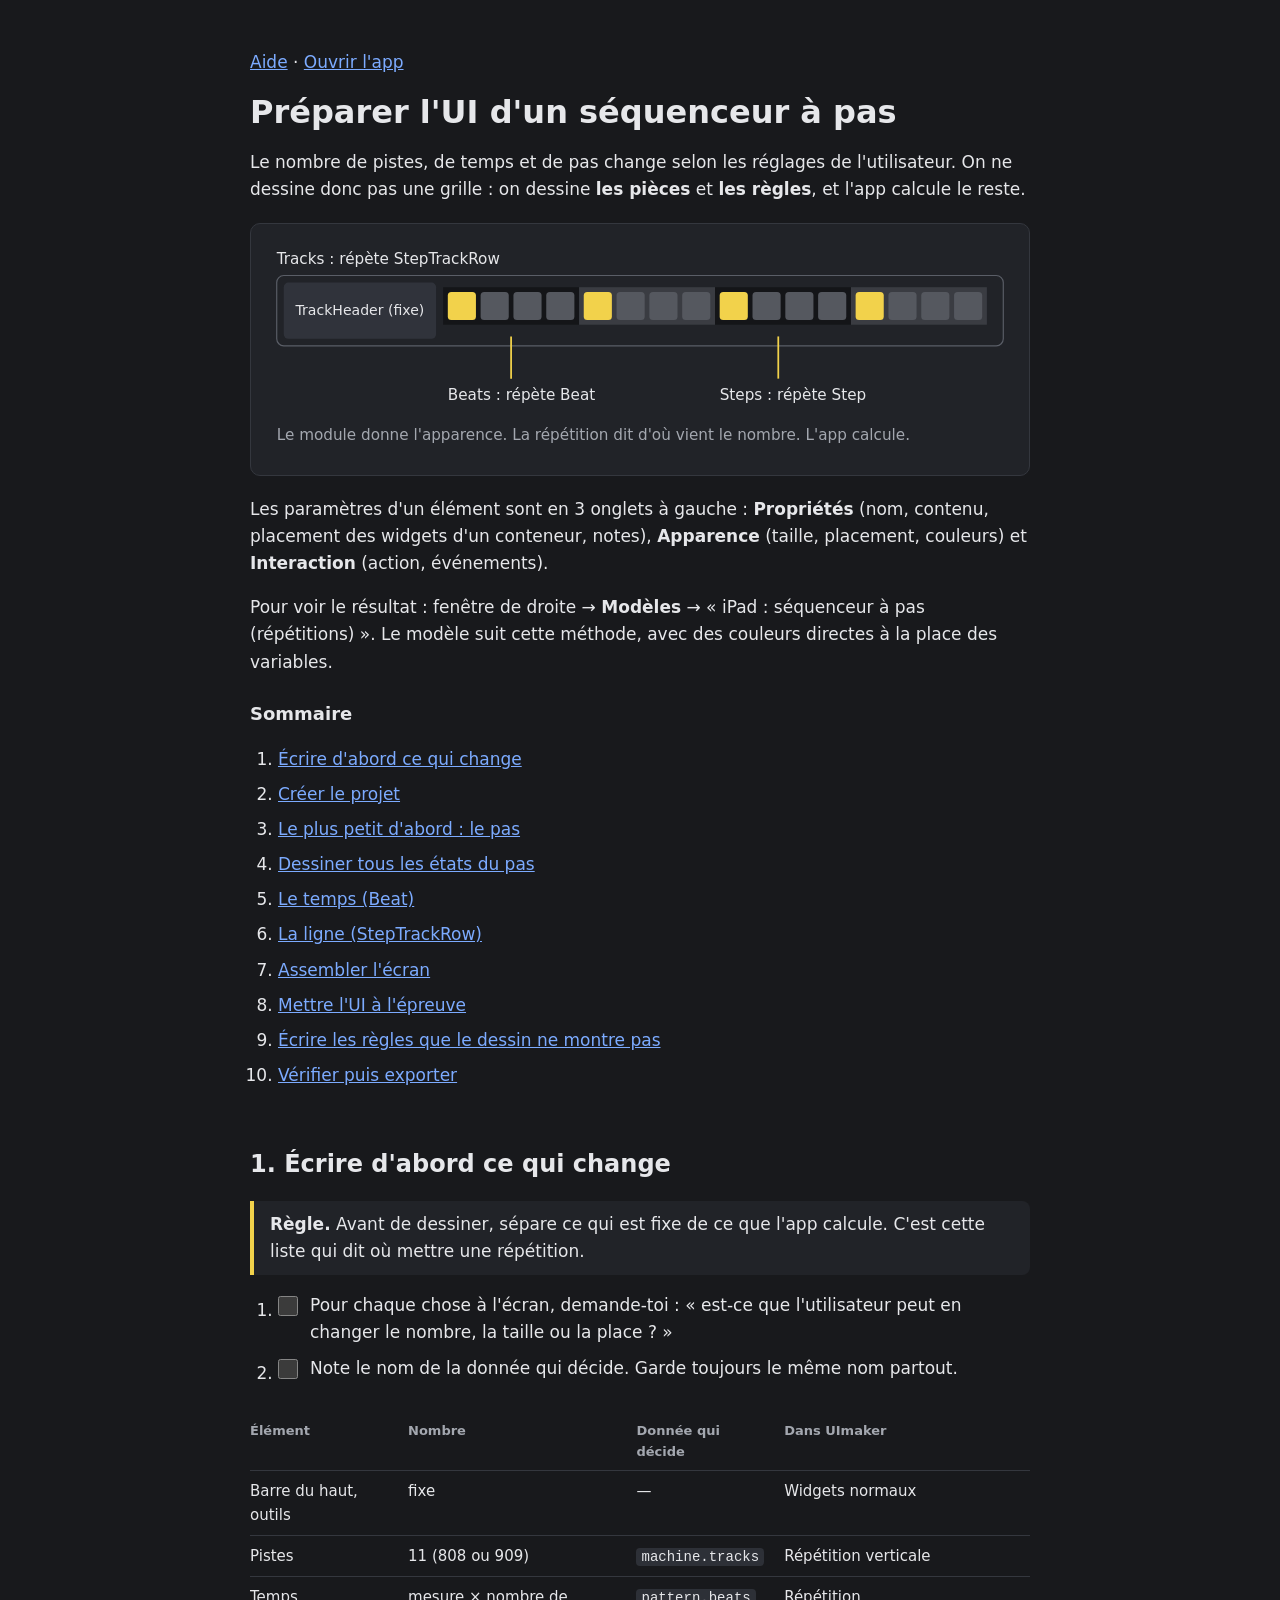
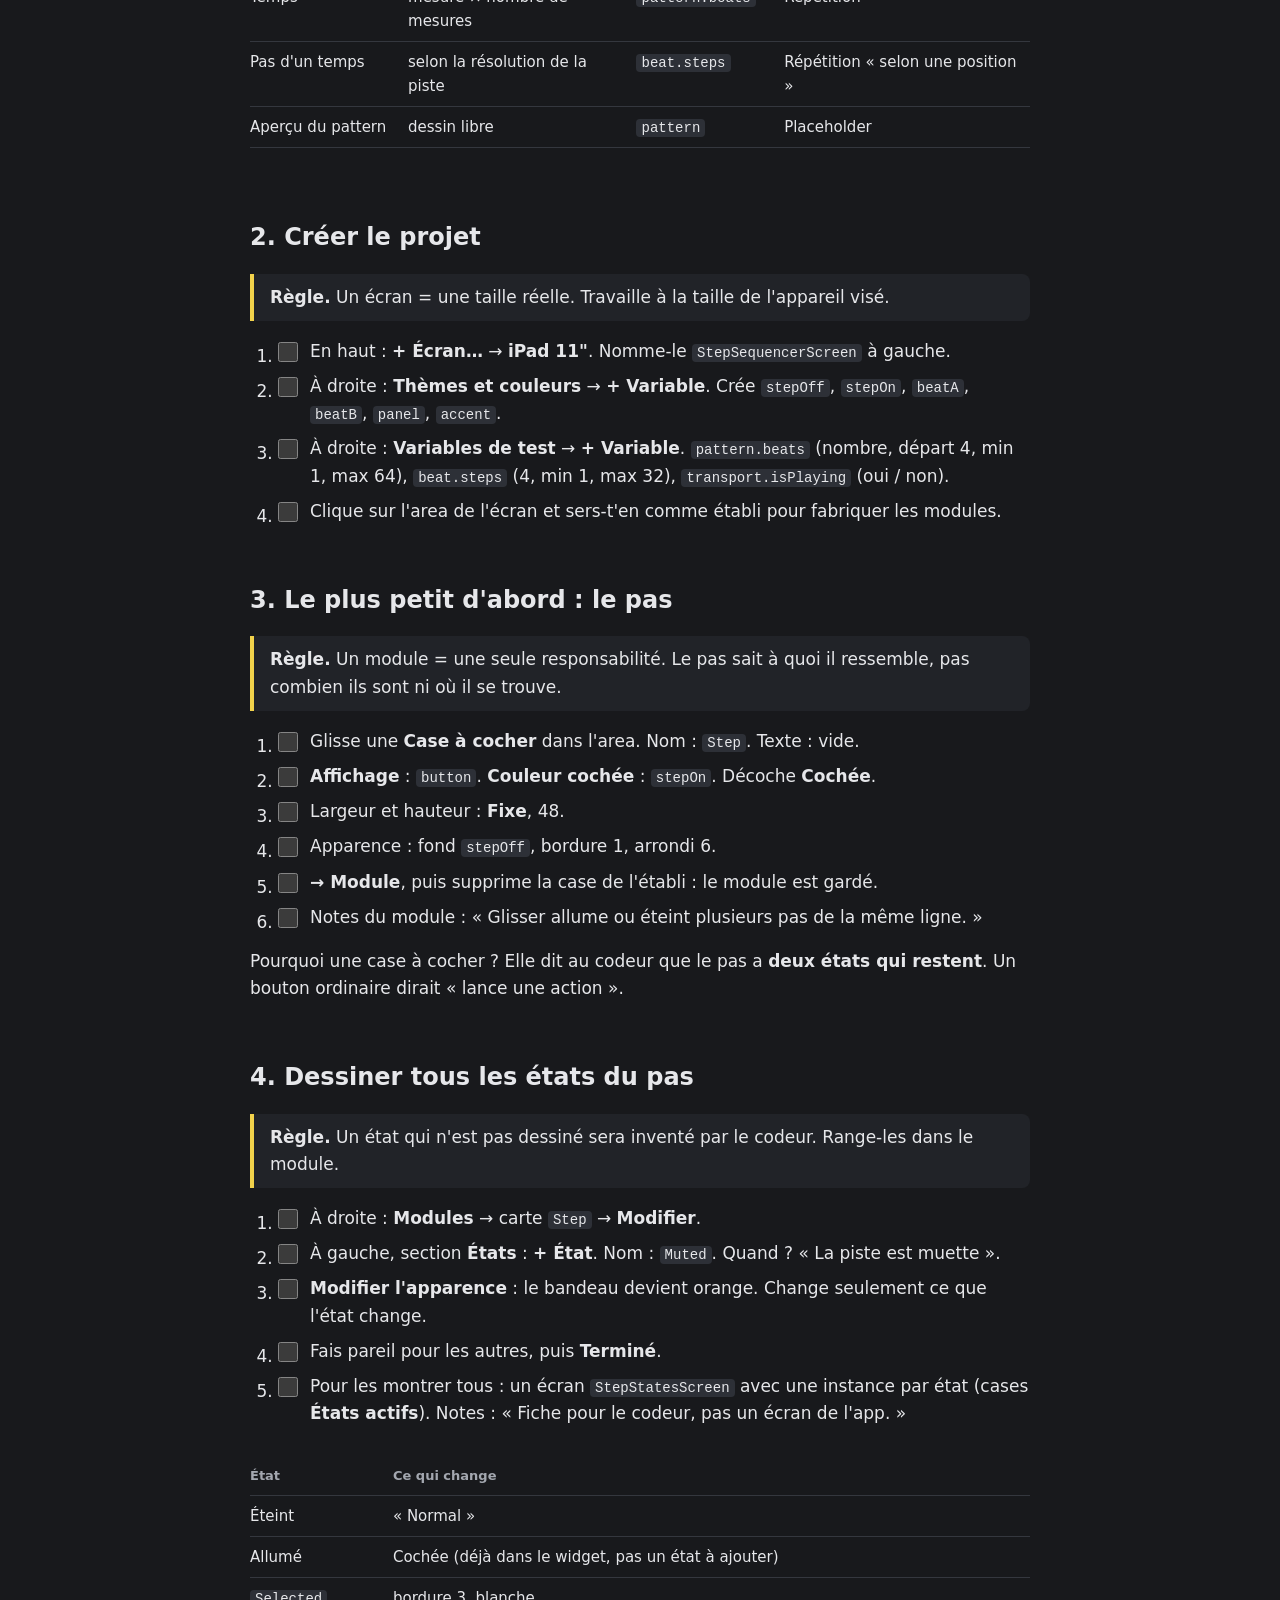
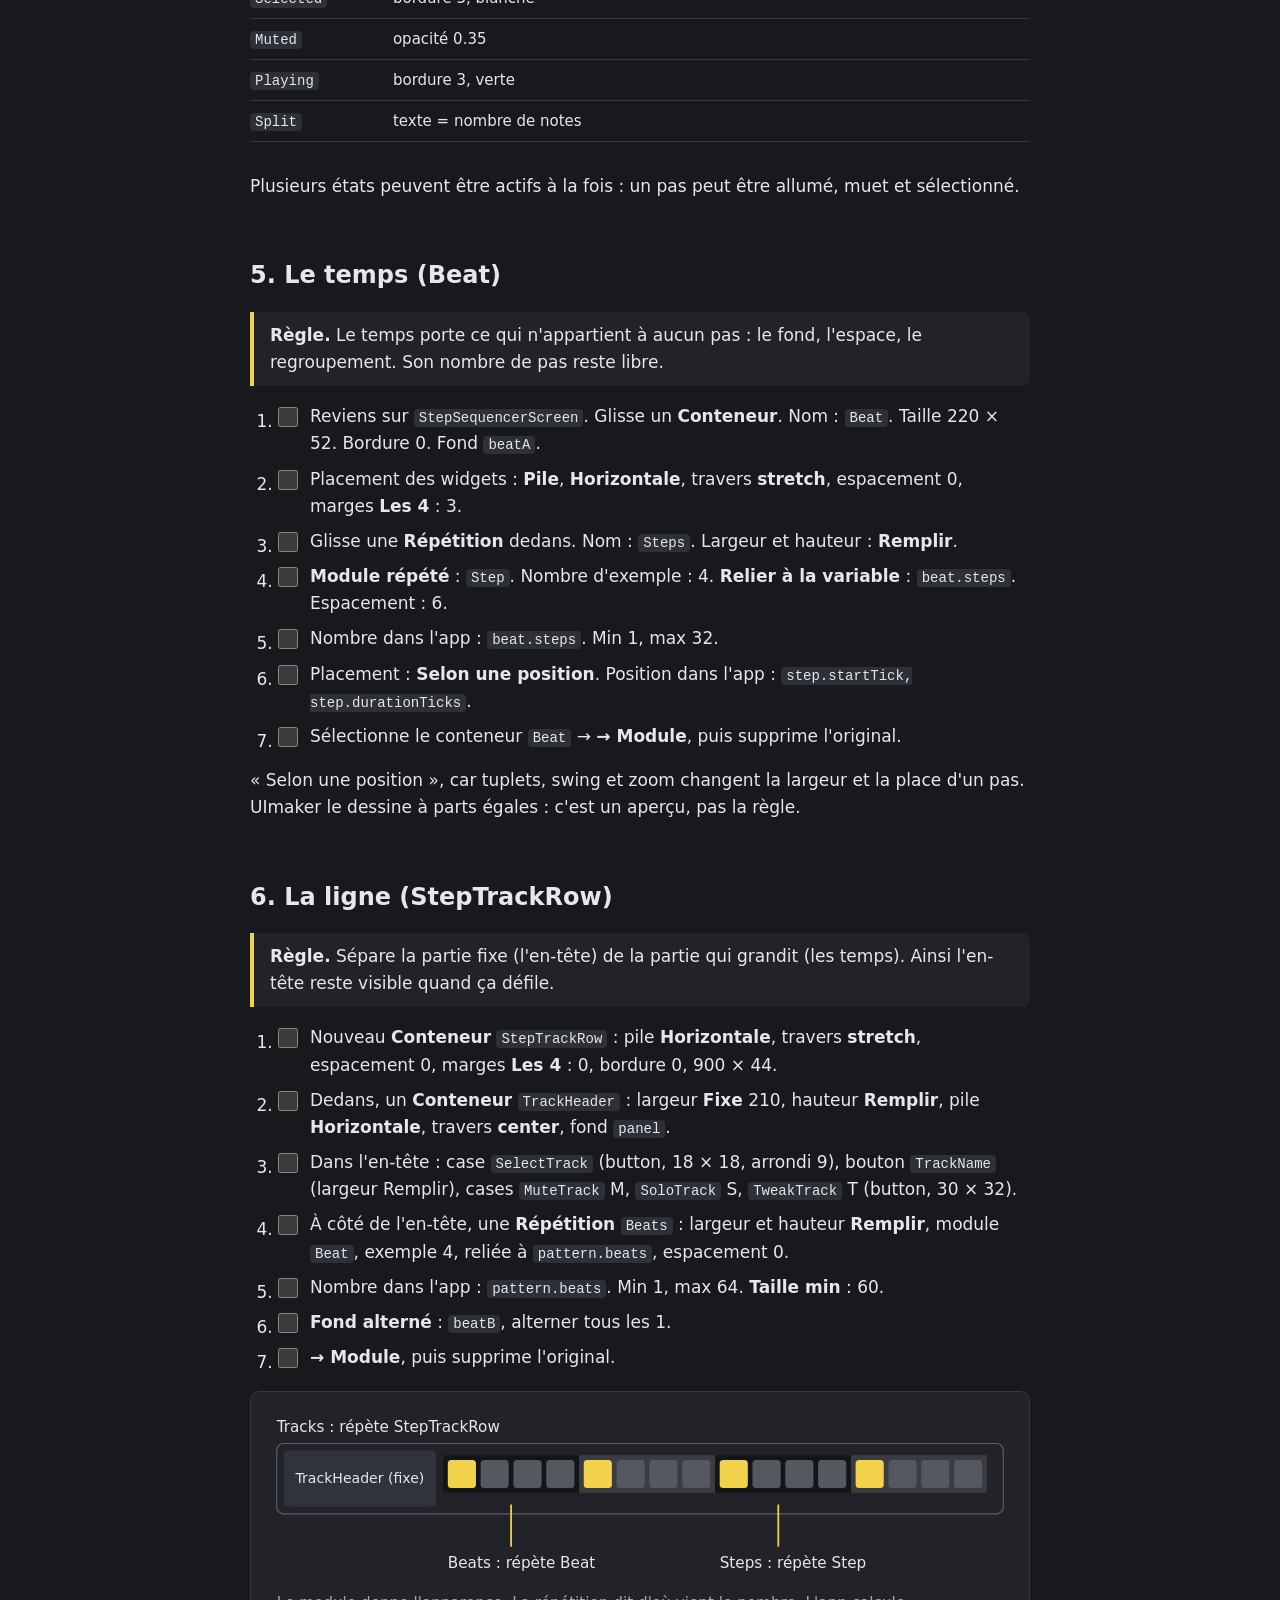
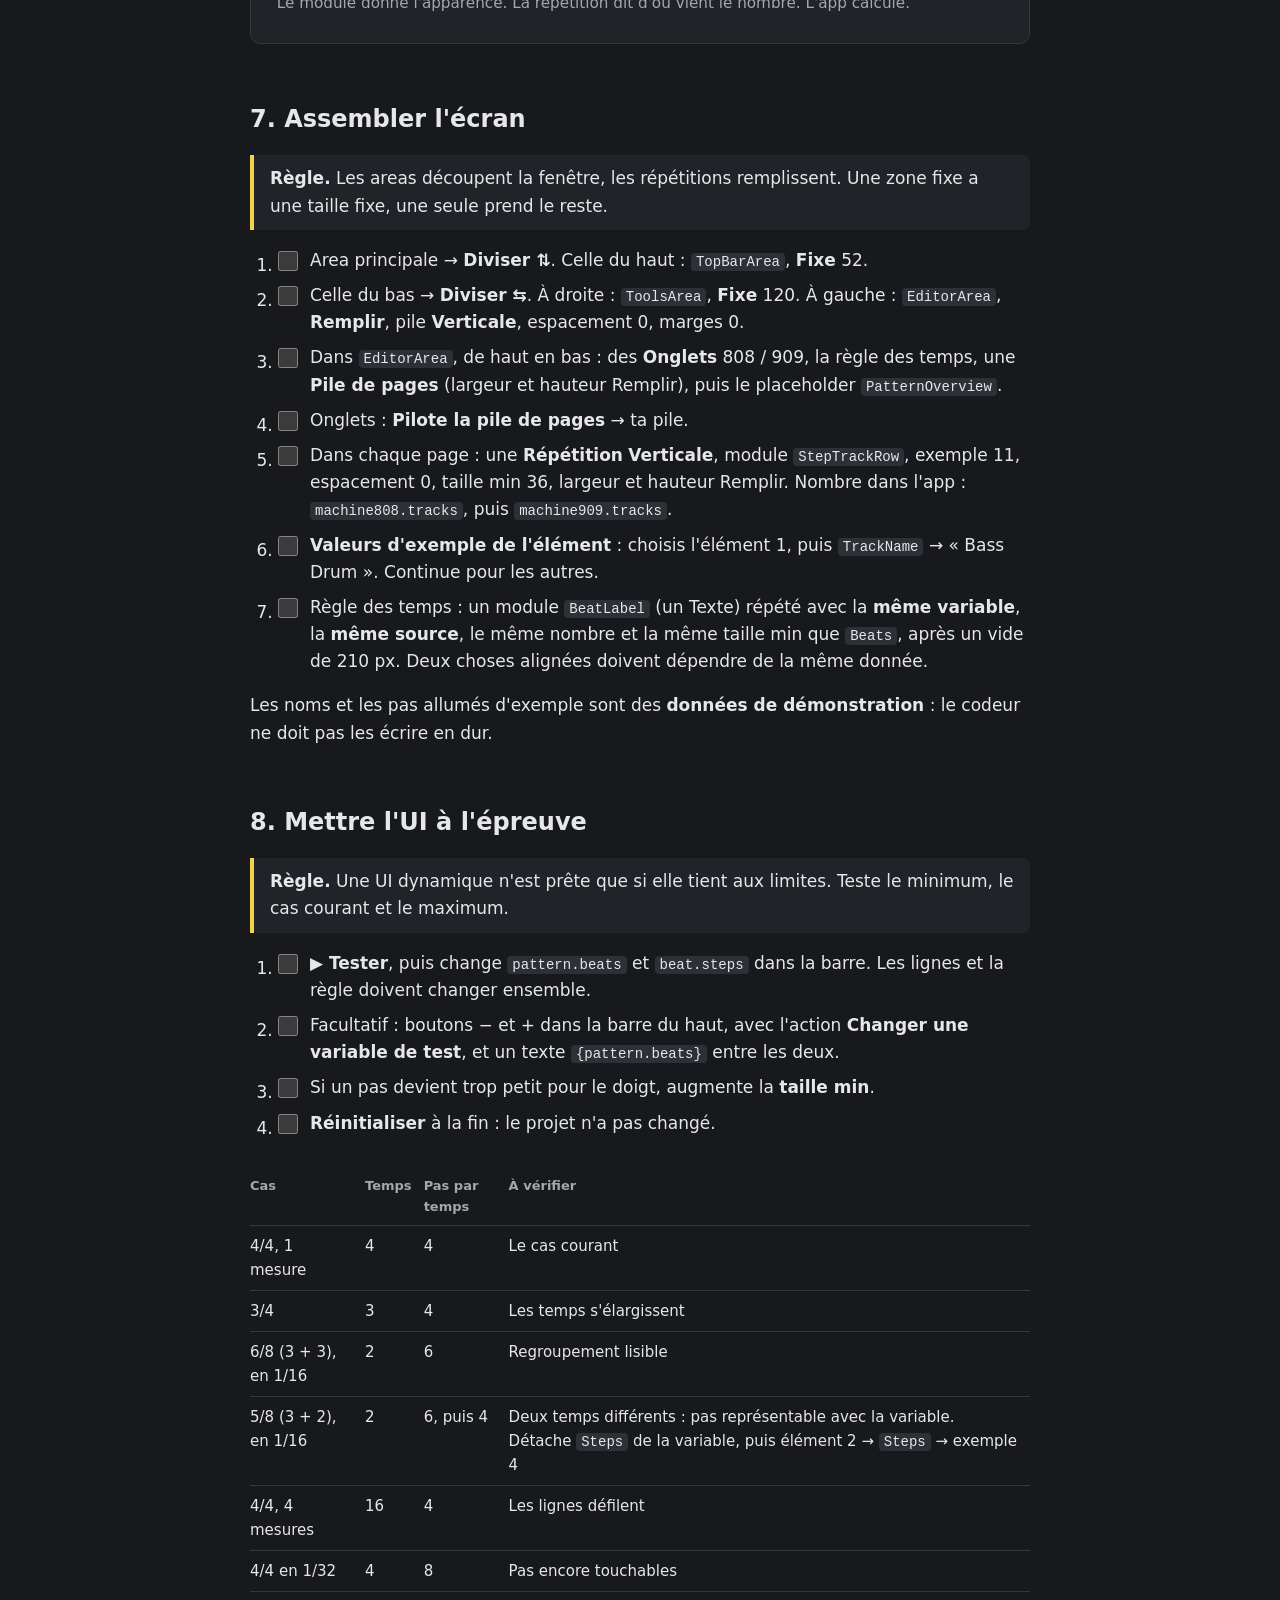
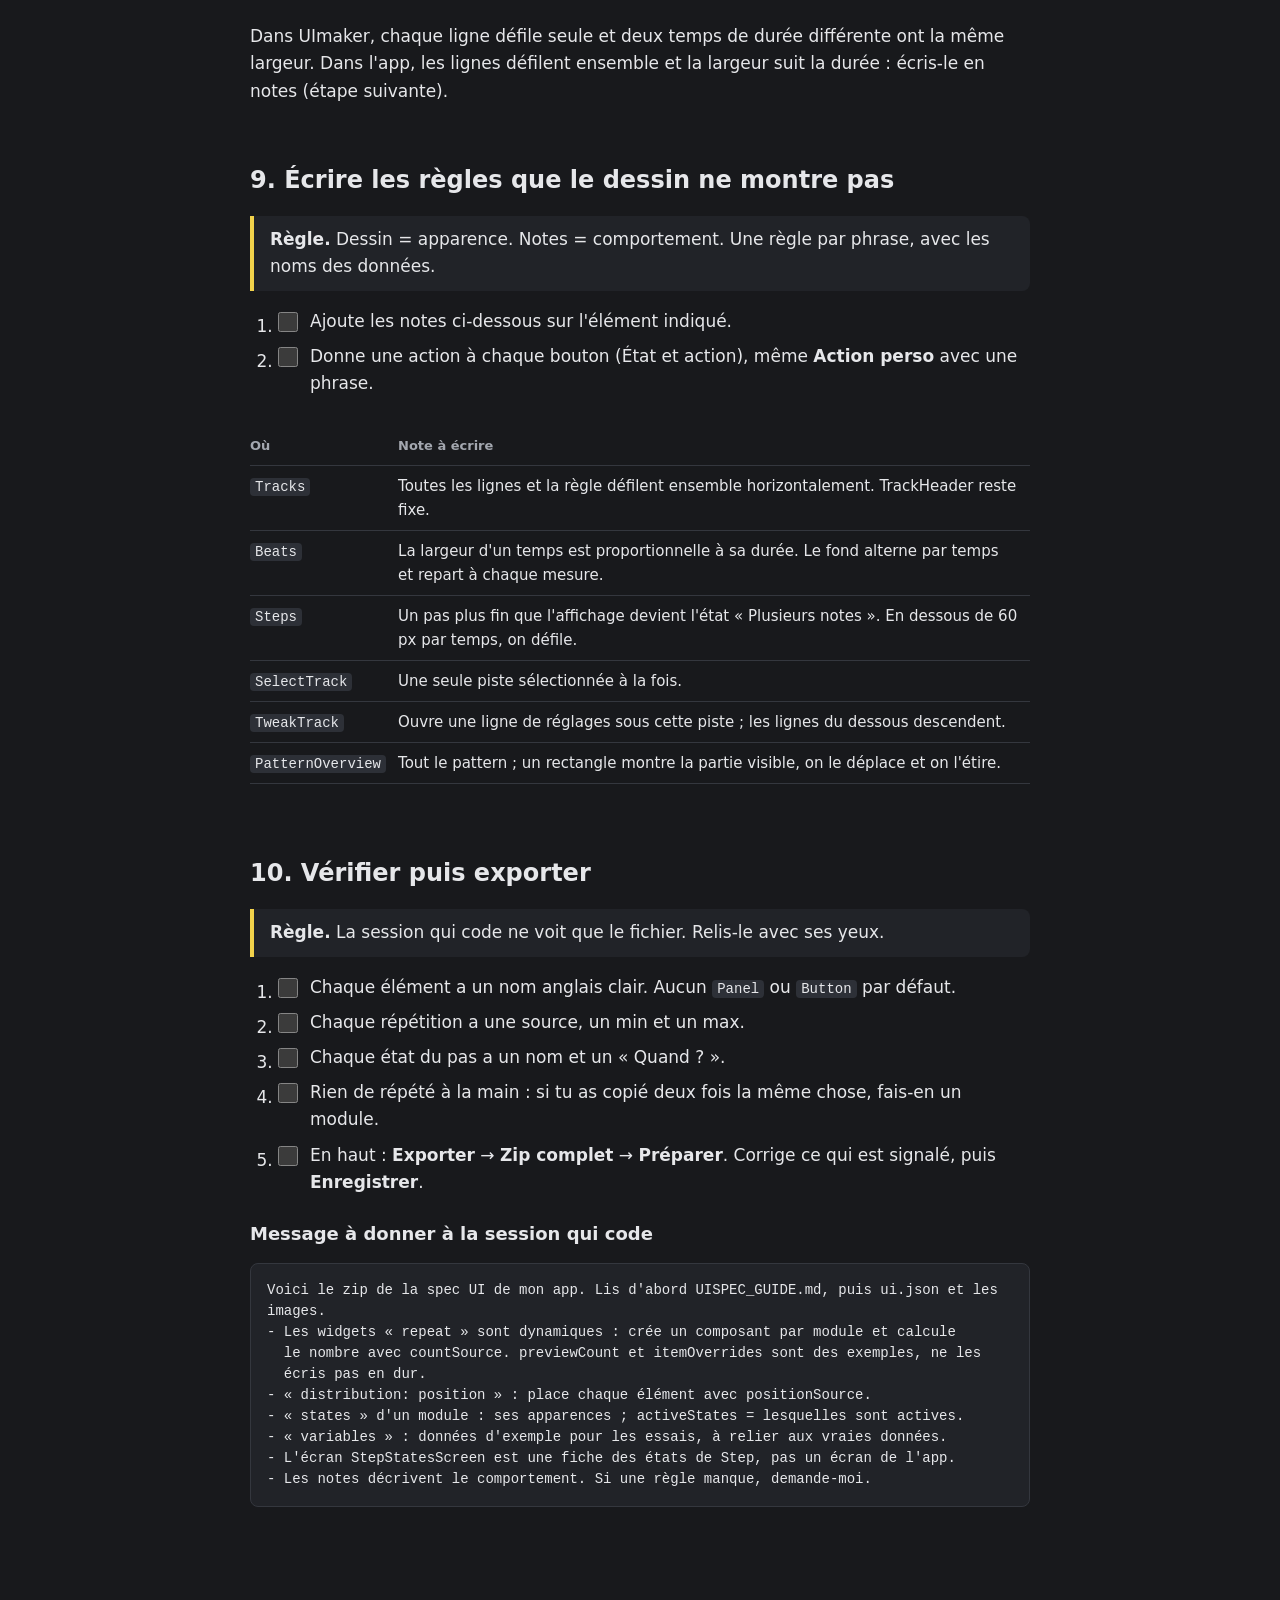
<file: tuto-sequenceur.html>
<!doctype html>
<html lang="fr"><head><meta charset="utf-8"><meta name="viewport" content="width=device-width, initial-scale=1, viewport-fit=cover"><title>Tuto séquenceur UImaker_noob</title><link rel="icon" href="./icon.svg" type="image/svg+xml">
<style>
:root{color-scheme:dark;--background:#18191c;--panel:#212328;--border:#34373e;--text:#e6e7ea;--muted:#a3a7af;--accent:#f2d24b}
*{box-sizing:border-box}html{scroll-padding-top:16px}body{margin:0;background:var(--background);color:var(--text);font:17px/1.6 system-ui,-apple-system,"Segoe UI",sans-serif;-webkit-text-size-adjust:100%}
main{max-width:820px;margin:0 auto;padding:32px max(20px,env(safe-area-inset-right)) 80px max(20px,env(safe-area-inset-left))}a{color:#7cabff}h1{margin:0 0 8px;font-size:32px;line-height:1.2}h2{margin:56px 0 10px;font-size:24px}h3{margin:24px 0 6px;font-size:18px}
.rule{padding:10px 16px;border-left:4px solid var(--accent);background:var(--panel);border-radius:0 8px 8px 0}
ol{padding-left:28px}li{margin:8px 0}li label{display:flex;gap:12px;align-items:flex-start;cursor:pointer}li input{flex:none;width:20px;height:20px;margin:4px 0 0;accent-color:var(--accent)}li input:checked+span{color:var(--muted)}
code{padding:1px 5px;border-radius:4px;background:#2d3037;font:14px ui-monospace,Consolas,monospace}pre{padding:16px;border:1px solid var(--border);border-radius:8px;background:var(--panel);font:14px/1.5 ui-monospace,Consolas,monospace;white-space:pre-wrap}
.tableWrap{overflow-x:auto}table{width:100%;margin:14px 0;border-collapse:collapse;font-size:15px}th{text-align:left;color:var(--muted);font-size:13px}th,td{padding:8px 12px 8px 0;border-bottom:1px solid var(--border);vertical-align:top}
figure{margin:20px 0;padding:14px;border:1px solid var(--border);border-radius:10px;background:var(--panel);overflow-x:auto}figure svg{display:block;width:100%;min-width:520px}.outline{fill:none;stroke:#5a5e67}.header{fill:#30333b}.beatDark{fill:#141518}.beatLight{fill:#3a3c42}.step{fill:#55585f}.stepOn{fill:#f2d24b}.link{stroke:#f2d24b;stroke-width:1.5}svg text{fill:#e6e7ea;font:13px system-ui}.inside{text-anchor:middle;font-size:12px!important}.note{fill:#a3a7af!important}
</style></head><body><main>
<p><a href="./help.html">Aide</a> · <a href="./">Ouvrir l'app</a></p>
<h1>Préparer l'UI d'un séquenceur à pas</h1>
<p>Le nombre de pistes, de temps et de pas change selon les réglages de l'utilisateur. On ne dessine donc pas une grille : on dessine <b>les pièces</b> et <b>les règles</b>, et l'app calcule le reste.</p>
<figure><svg viewBox="0 0 640 190" role="img" aria-label="Une ligne répète des temps, un temps répète des pas">
<text class="label" x="10" y="22">Tracks : répète StepTrackRow</text><rect class="outline" x="10" y="32" width="620" height="60" rx="6"/>
<rect class="header" x="16" y="38" width="130" height="48" rx="4"/><text class="inside" x="81" y="66">TrackHeader (fixe)</text>
<rect class="beatDark" x="152" y="42" width="116" height="32"/><rect class="stepOn" x="156" y="46" width="24" height="24" rx="3"/><rect class="step" x="184" y="46" width="24" height="24" rx="3"/><rect class="step" x="212" y="46" width="24" height="24" rx="3"/><rect class="step" x="240" y="46" width="24" height="24" rx="3"/><rect class="beatLight" x="268" y="42" width="116" height="32"/><rect class="stepOn" x="272" y="46" width="24" height="24" rx="3"/><rect class="step" x="300" y="46" width="24" height="24" rx="3"/><rect class="step" x="328" y="46" width="24" height="24" rx="3"/><rect class="step" x="356" y="46" width="24" height="24" rx="3"/><rect class="beatDark" x="384" y="42" width="116" height="32"/><rect class="stepOn" x="388" y="46" width="24" height="24" rx="3"/><rect class="step" x="416" y="46" width="24" height="24" rx="3"/><rect class="step" x="444" y="46" width="24" height="24" rx="3"/><rect class="step" x="472" y="46" width="24" height="24" rx="3"/><rect class="beatLight" x="500" y="42" width="116" height="32"/><rect class="stepOn" x="504" y="46" width="24" height="24" rx="3"/><rect class="step" x="532" y="46" width="24" height="24" rx="3"/><rect class="step" x="560" y="46" width="24" height="24" rx="3"/><rect class="step" x="588" y="46" width="24" height="24" rx="3"/>
<path class="link" d="M210 84 V120"/><text class="label" x="156" y="138">Beats : répète Beat</text>
<path class="link" d="M438 84 V120"/><text class="label" x="388" y="138">Steps : répète Step</text>
<text class="note" x="10" y="172">Le module donne l'apparence. La répétition dit d'où vient le nombre. L'app calcule.</text></svg></figure>
<p>Les paramètres d'un élément sont en 3 onglets à gauche : <b>Propriétés</b> (nom, contenu, placement des widgets d'un conteneur, notes), <b>Apparence</b> (taille, placement, couleurs) et <b>Interaction</b> (action, événements).</p>
<p>Pour voir le résultat : fenêtre de droite → <b>Modèles</b> → « iPad : séquenceur à pas (répétitions) ». Le modèle suit cette méthode, avec des couleurs directes à la place des variables.</p>
<h3>Sommaire</h3><ol><li><a href="#step1">Écrire d'abord ce qui change</a></li><li><a href="#step2">Créer le projet</a></li><li><a href="#step3">Le plus petit d'abord : le pas</a></li><li><a href="#step4">Dessiner tous les états du pas</a></li><li><a href="#step5">Le temps (Beat)</a></li><li><a href="#step6">La ligne (StepTrackRow)</a></li><li><a href="#step7">Assembler l'écran</a></li><li><a href="#step8">Mettre l'UI à l'épreuve</a></li><li><a href="#step9">Écrire les règles que le dessin ne montre pas</a></li><li><a href="#step10">Vérifier puis exporter</a></li></ol>
<section id="step1"><h2>1. Écrire d'abord ce qui change</h2><p class="rule"><b>Règle.</b> Avant de dessiner, sépare ce qui est fixe de ce que l'app calcule. C'est cette liste qui dit où mettre une répétition.</p><ol><li><label><input type="checkbox"><span>Pour chaque chose à l'écran, demande-toi : « est-ce que l'utilisateur peut en changer le nombre, la taille ou la place ? »</span></label></li><li><label><input type="checkbox"><span>Note le nom de la donnée qui décide. Garde toujours le même nom partout.</span></label></li></ol><div class="tableWrap"><table><thead><tr><th>Élément</th><th>Nombre</th><th>Donnée qui décide</th><th>Dans UImaker</th></tr></thead><tbody><tr><td>Barre du haut, outils</td><td>fixe</td><td>—</td><td>Widgets normaux</td></tr><tr><td>Pistes</td><td>11 (808 ou 909)</td><td><code>machine.tracks</code></td><td>Répétition verticale</td></tr><tr><td>Temps</td><td>mesure × nombre de mesures</td><td><code>pattern.beats</code></td><td>Répétition</td></tr><tr><td>Pas d'un temps</td><td>selon la résolution de la piste</td><td><code>beat.steps</code></td><td>Répétition « selon une position »</td></tr><tr><td>Aperçu du pattern</td><td>dessin libre</td><td><code>pattern</code></td><td>Placeholder</td></tr></tbody></table></div></section>
<section id="step2"><h2>2. Créer le projet</h2><p class="rule"><b>Règle.</b> Un écran = une taille réelle. Travaille à la taille de l'appareil visé.</p><ol><li><label><input type="checkbox"><span>En haut : <b>+ Écran…</b> → <b>iPad 11"</b>. Nomme-le <code>StepSequencerScreen</code> à gauche.</span></label></li><li><label><input type="checkbox"><span>À droite : <b>Thèmes et couleurs</b> → <b>+ Variable</b>. Crée <code>stepOff</code>, <code>stepOn</code>, <code>beatA</code>, <code>beatB</code>, <code>panel</code>, <code>accent</code>.</span></label></li><li><label><input type="checkbox"><span>À droite : <b>Variables de test</b> → <b>+ Variable</b>. <code>pattern.beats</code> (nombre, départ 4, min 1, max 64), <code>beat.steps</code> (4, min 1, max 32), <code>transport.isPlaying</code> (oui / non).</span></label></li><li><label><input type="checkbox"><span>Clique sur l'area de l'écran et sers-t'en comme établi pour fabriquer les modules.</span></label></li></ol></section>
<section id="step3"><h2>3. Le plus petit d'abord : le pas</h2><p class="rule"><b>Règle.</b> Un module = une seule responsabilité. Le pas sait à quoi il ressemble, pas combien ils sont ni où il se trouve.</p><ol><li><label><input type="checkbox"><span>Glisse une <b>Case à cocher</b> dans l'area. Nom : <code>Step</code>. Texte : vide.</span></label></li><li><label><input type="checkbox"><span><b>Affichage</b> : <code>button</code>. <b>Couleur cochée</b> : <code>stepOn</code>. Décoche <b>Cochée</b>.</span></label></li><li><label><input type="checkbox"><span>Largeur et hauteur : <b>Fixe</b>, 48.</span></label></li><li><label><input type="checkbox"><span>Apparence : fond <code>stepOff</code>, bordure 1, arrondi 6.</span></label></li><li><label><input type="checkbox"><span><b>→ Module</b>, puis supprime la case de l'établi : le module est gardé.</span></label></li><li><label><input type="checkbox"><span>Notes du module : « Glisser allume ou éteint plusieurs pas de la même ligne. »</span></label></li></ol><p>Pourquoi une case à cocher ? Elle dit au codeur que le pas a <b>deux états qui restent</b>. Un bouton ordinaire dirait « lance une action ».</p></section>
<section id="step4"><h2>4. Dessiner tous les états du pas</h2><p class="rule"><b>Règle.</b> Un état qui n'est pas dessiné sera inventé par le codeur. Range-les dans le module.</p><ol><li><label><input type="checkbox"><span>À droite : <b>Modules</b> → carte <code>Step</code> → <b>Modifier</b>.</span></label></li><li><label><input type="checkbox"><span>À gauche, section <b>États</b> : <b>+ État</b>. Nom : <code>Muted</code>. Quand ? « La piste est muette ».</span></label></li><li><label><input type="checkbox"><span><b>Modifier l'apparence</b> : le bandeau devient orange. Change seulement ce que l'état change.</span></label></li><li><label><input type="checkbox"><span>Fais pareil pour les autres, puis <b>Terminé</b>.</span></label></li><li><label><input type="checkbox"><span>Pour les montrer tous : un écran <code>StepStatesScreen</code> avec une instance par état (cases <b>États actifs</b>). Notes : « Fiche pour le codeur, pas un écran de l'app. »</span></label></li></ol><div class="tableWrap"><table><thead><tr><th>État</th><th>Ce qui change</th></tr></thead><tbody><tr><td>Éteint</td><td>« Normal »</td></tr><tr><td>Allumé</td><td>Cochée (déjà dans le widget, pas un état à ajouter)</td></tr><tr><td><code>Selected</code></td><td>bordure 3, blanche</td></tr><tr><td><code>Muted</code></td><td>opacité 0.35</td></tr><tr><td><code>Playing</code></td><td>bordure 3, verte</td></tr><tr><td><code>Split</code></td><td>texte = nombre de notes</td></tr></tbody></table></div><p>Plusieurs états peuvent être actifs à la fois : un pas peut être allumé, muet et sélectionné.</p></section>
<section id="step5"><h2>5. Le temps (Beat)</h2><p class="rule"><b>Règle.</b> Le temps porte ce qui n'appartient à aucun pas : le fond, l'espace, le regroupement. Son nombre de pas reste libre.</p><ol><li><label><input type="checkbox"><span>Reviens sur <code>StepSequencerScreen</code>. Glisse un <b>Conteneur</b>. Nom : <code>Beat</code>. Taille 220 × 52. Bordure 0. Fond <code>beatA</code>.</span></label></li><li><label><input type="checkbox"><span>Placement des widgets : <b>Pile</b>, <b>Horizontale</b>, travers <b>stretch</b>, espacement 0, marges <b>Les 4</b> : 3.</span></label></li><li><label><input type="checkbox"><span>Glisse une <b>Répétition</b> dedans. Nom : <code>Steps</code>. Largeur et hauteur : <b>Remplir</b>.</span></label></li><li><label><input type="checkbox"><span><b>Module répété</b> : <code>Step</code>. Nombre d'exemple : 4. <b>Relier à la variable</b> : <code>beat.steps</code>. Espacement : 6.</span></label></li><li><label><input type="checkbox"><span>Nombre dans l'app : <code>beat.steps</code>. Min 1, max 32.</span></label></li><li><label><input type="checkbox"><span>Placement : <b>Selon une position</b>. Position dans l'app : <code>step.startTick, step.durationTicks</code>.</span></label></li><li><label><input type="checkbox"><span>Sélectionne le conteneur <code>Beat</code> → <b>→ Module</b>, puis supprime l'original.</span></label></li></ol><p>« Selon une position », car tuplets, swing et zoom changent la largeur et la place d'un pas. UImaker le dessine à parts égales : c'est un aperçu, pas la règle.</p></section>
<section id="step6"><h2>6. La ligne (StepTrackRow)</h2><p class="rule"><b>Règle.</b> Sépare la partie fixe (l'en-tête) de la partie qui grandit (les temps). Ainsi l'en-tête reste visible quand ça défile.</p><ol><li><label><input type="checkbox"><span>Nouveau <b>Conteneur</b> <code>StepTrackRow</code> : pile <b>Horizontale</b>, travers <b>stretch</b>, espacement 0, marges <b>Les 4</b> : 0, bordure 0, 900 × 44.</span></label></li><li><label><input type="checkbox"><span>Dedans, un <b>Conteneur</b> <code>TrackHeader</code> : largeur <b>Fixe</b> 210, hauteur <b>Remplir</b>, pile <b>Horizontale</b>, travers <b>center</b>, fond <code>panel</code>.</span></label></li><li><label><input type="checkbox"><span>Dans l'en-tête : case <code>SelectTrack</code> (button, 18 × 18, arrondi 9), bouton <code>TrackName</code> (largeur Remplir), cases <code>MuteTrack</code> M, <code>SoloTrack</code> S, <code>TweakTrack</code> T (button, 30 × 32).</span></label></li><li><label><input type="checkbox"><span>À côté de l'en-tête, une <b>Répétition</b> <code>Beats</code> : largeur et hauteur <b>Remplir</b>, module <code>Beat</code>, exemple 4, reliée à <code>pattern.beats</code>, espacement 0.</span></label></li><li><label><input type="checkbox"><span>Nombre dans l'app : <code>pattern.beats</code>. Min 1, max 64. <b>Taille min</b> : 60.</span></label></li><li><label><input type="checkbox"><span><b>Fond alterné</b> : <code>beatB</code>, alterner tous les 1.</span></label></li><li><label><input type="checkbox"><span><b>→ Module</b>, puis supprime l'original.</span></label></li></ol><figure><svg viewBox="0 0 640 190" role="img" aria-label="Une ligne répète des temps, un temps répète des pas">
<text class="label" x="10" y="22">Tracks : répète StepTrackRow</text><rect class="outline" x="10" y="32" width="620" height="60" rx="6"/>
<rect class="header" x="16" y="38" width="130" height="48" rx="4"/><text class="inside" x="81" y="66">TrackHeader (fixe)</text>
<rect class="beatDark" x="152" y="42" width="116" height="32"/><rect class="stepOn" x="156" y="46" width="24" height="24" rx="3"/><rect class="step" x="184" y="46" width="24" height="24" rx="3"/><rect class="step" x="212" y="46" width="24" height="24" rx="3"/><rect class="step" x="240" y="46" width="24" height="24" rx="3"/><rect class="beatLight" x="268" y="42" width="116" height="32"/><rect class="stepOn" x="272" y="46" width="24" height="24" rx="3"/><rect class="step" x="300" y="46" width="24" height="24" rx="3"/><rect class="step" x="328" y="46" width="24" height="24" rx="3"/><rect class="step" x="356" y="46" width="24" height="24" rx="3"/><rect class="beatDark" x="384" y="42" width="116" height="32"/><rect class="stepOn" x="388" y="46" width="24" height="24" rx="3"/><rect class="step" x="416" y="46" width="24" height="24" rx="3"/><rect class="step" x="444" y="46" width="24" height="24" rx="3"/><rect class="step" x="472" y="46" width="24" height="24" rx="3"/><rect class="beatLight" x="500" y="42" width="116" height="32"/><rect class="stepOn" x="504" y="46" width="24" height="24" rx="3"/><rect class="step" x="532" y="46" width="24" height="24" rx="3"/><rect class="step" x="560" y="46" width="24" height="24" rx="3"/><rect class="step" x="588" y="46" width="24" height="24" rx="3"/>
<path class="link" d="M210 84 V120"/><text class="label" x="156" y="138">Beats : répète Beat</text>
<path class="link" d="M438 84 V120"/><text class="label" x="388" y="138">Steps : répète Step</text>
<text class="note" x="10" y="172">Le module donne l'apparence. La répétition dit d'où vient le nombre. L'app calcule.</text></svg></figure></section>
<section id="step7"><h2>7. Assembler l'écran</h2><p class="rule"><b>Règle.</b> Les areas découpent la fenêtre, les répétitions remplissent. Une zone fixe a une taille fixe, une seule prend le reste.</p><ol><li><label><input type="checkbox"><span>Area principale → <b>Diviser ⇅</b>. Celle du haut : <code>TopBarArea</code>, <b>Fixe</b> 52.</span></label></li><li><label><input type="checkbox"><span>Celle du bas → <b>Diviser ⇆</b>. À droite : <code>ToolsArea</code>, <b>Fixe</b> 120. À gauche : <code>EditorArea</code>, <b>Remplir</b>, pile <b>Verticale</b>, espacement 0, marges 0.</span></label></li><li><label><input type="checkbox"><span>Dans <code>EditorArea</code>, de haut en bas : des <b>Onglets</b> 808 / 909, la règle des temps, une <b>Pile de pages</b> (largeur et hauteur Remplir), puis le placeholder <code>PatternOverview</code>.</span></label></li><li><label><input type="checkbox"><span>Onglets : <b>Pilote la pile de pages</b> → ta pile.</span></label></li><li><label><input type="checkbox"><span>Dans chaque page : une <b>Répétition</b> <b>Verticale</b>, module <code>StepTrackRow</code>, exemple 11, espacement 0, taille min 36, largeur et hauteur Remplir. Nombre dans l'app : <code>machine808.tracks</code>, puis <code>machine909.tracks</code>.</span></label></li><li><label><input type="checkbox"><span><b>Valeurs d'exemple de l'élément</b> : choisis l'élément 1, puis <code>TrackName</code> → « Bass Drum ». Continue pour les autres.</span></label></li><li><label><input type="checkbox"><span>Règle des temps : un module <code>BeatLabel</code> (un Texte) répété avec la <b>même variable</b>, la <b>même source</b>, le même nombre et la même taille min que <code>Beats</code>, après un vide de 210 px. Deux choses alignées doivent dépendre de la même donnée.</span></label></li></ol><p>Les noms et les pas allumés d'exemple sont des <b>données de démonstration</b> : le codeur ne doit pas les écrire en dur.</p></section>
<section id="step8"><h2>8. Mettre l'UI à l'épreuve</h2><p class="rule"><b>Règle.</b> Une UI dynamique n'est prête que si elle tient aux limites. Teste le minimum, le cas courant et le maximum.</p><ol><li><label><input type="checkbox"><span><b>▶ Tester</b>, puis change <code>pattern.beats</code> et <code>beat.steps</code> dans la barre. Les lignes et la règle doivent changer ensemble.</span></label></li><li><label><input type="checkbox"><span>Facultatif : boutons − et + dans la barre du haut, avec l'action <b>Changer une variable de test</b>, et un texte <code>{pattern.beats}</code> entre les deux.</span></label></li><li><label><input type="checkbox"><span>Si un pas devient trop petit pour le doigt, augmente la <b>taille min</b>.</span></label></li><li><label><input type="checkbox"><span><b>Réinitialiser</b> à la fin : le projet n'a pas changé.</span></label></li></ol><div class="tableWrap"><table><thead><tr><th>Cas</th><th>Temps</th><th>Pas par temps</th><th>À vérifier</th></tr></thead><tbody><tr><td>4/4, 1 mesure</td><td>4</td><td>4</td><td>Le cas courant</td></tr><tr><td>3/4</td><td>3</td><td>4</td><td>Les temps s'élargissent</td></tr><tr><td>6/8 (3 + 3), en 1/16</td><td>2</td><td>6</td><td>Regroupement lisible</td></tr><tr><td>5/8 (3 + 2), en 1/16</td><td>2</td><td>6, puis 4</td><td>Deux temps différents : pas représentable avec la variable. Détache <code>Steps</code> de la variable, puis élément 2 → <code>Steps</code> → exemple 4</td></tr><tr><td>4/4, 4 mesures</td><td>16</td><td>4</td><td>Les lignes défilent</td></tr><tr><td>4/4 en 1/32</td><td>4</td><td>8</td><td>Pas encore touchables</td></tr></tbody></table></div><p>Dans UImaker, chaque ligne défile seule et deux temps de durée différente ont la même largeur. Dans l'app, les lignes défilent ensemble et la largeur suit la durée : écris-le en notes (étape suivante).</p></section>
<section id="step9"><h2>9. Écrire les règles que le dessin ne montre pas</h2><p class="rule"><b>Règle.</b> Dessin = apparence. Notes = comportement. Une règle par phrase, avec les noms des données.</p><ol><li><label><input type="checkbox"><span>Ajoute les notes ci-dessous sur l'élément indiqué.</span></label></li><li><label><input type="checkbox"><span>Donne une action à chaque bouton (État et action), même <b>Action perso</b> avec une phrase.</span></label></li></ol><div class="tableWrap"><table><thead><tr><th>Où</th><th>Note à écrire</th></tr></thead><tbody><tr><td><code>Tracks</code></td><td>Toutes les lignes et la règle défilent ensemble horizontalement. TrackHeader reste fixe.</td></tr><tr><td><code>Beats</code></td><td>La largeur d'un temps est proportionnelle à sa durée. Le fond alterne par temps et repart à chaque mesure.</td></tr><tr><td><code>Steps</code></td><td>Un pas plus fin que l'affichage devient l'état « Plusieurs notes ». En dessous de 60 px par temps, on défile.</td></tr><tr><td><code>SelectTrack</code></td><td>Une seule piste sélectionnée à la fois.</td></tr><tr><td><code>TweakTrack</code></td><td>Ouvre une ligne de réglages sous cette piste ; les lignes du dessous descendent.</td></tr><tr><td><code>PatternOverview</code></td><td>Tout le pattern ; un rectangle montre la partie visible, on le déplace et on l'étire.</td></tr></tbody></table></div></section>
<section id="step10"><h2>10. Vérifier puis exporter</h2><p class="rule"><b>Règle.</b> La session qui code ne voit que le fichier. Relis-le avec ses yeux.</p><ol><li><label><input type="checkbox"><span>Chaque élément a un nom anglais clair. Aucun <code>Panel</code> ou <code>Button</code> par défaut.</span></label></li><li><label><input type="checkbox"><span>Chaque répétition a une source, un min et un max.</span></label></li><li><label><input type="checkbox"><span>Chaque état du pas a un nom et un « Quand ? ».</span></label></li><li><label><input type="checkbox"><span>Rien de répété à la main : si tu as copié deux fois la même chose, fais-en un module.</span></label></li><li><label><input type="checkbox"><span>En haut : <b>Exporter</b> → <b>Zip complet</b> → <b>Préparer</b>. Corrige ce qui est signalé, puis <b>Enregistrer</b>.</span></label></li></ol><h3>Message à donner à la session qui code</h3><pre>Voici le zip de la spec UI de mon app. Lis d'abord UISPEC_GUIDE.md, puis ui.json et les images.
- Les widgets « repeat » sont dynamiques : crée un composant par module et calcule
  le nombre avec countSource. previewCount et itemOverrides sont des exemples, ne les
  écris pas en dur.
- « distribution: position » : place chaque élément avec positionSource.
- « states » d'un module : ses apparences ; activeStates = lesquelles sont actives.
- « variables » : données d'exemple pour les essais, à relier aux vraies données.
- L'écran StepStatesScreen est une fiche des états de Step, pas un écran de l'app.
- Les notes décrivent le comportement. Si une règle manque, demande-moi.</pre></section>
</main></body></html>
</file>
<file: styles.css>
/* UImaker_noob — PROTOTYPE. Éditeur (fenêtres) + rendu neutre des widgets dessinés. */

:root {
  --editor-background: #18191c;
  --editor-panel: #212328;
  --editor-panel-raised: #2a2d33;
  --editor-border: #34373e;
  --editor-text: #e6e7ea;
  --editor-text-muted: #9a9ea6;
  --editor-accent: #4c8dff;
  --editor-danger: #e5484d;
  --editor-selection: #ffb224;
  --top-bar-height: 48px;
  --side-panel-width: 280px;
  --touch-target: 36px;
  color-scheme: dark;
}

* { box-sizing: border-box; }

html, body {
  margin: 0; height: 100%; overflow: hidden;
  background: var(--editor-background); color: var(--editor-text);
  font: 13px/1.35 system-ui, -apple-system, "Segoe UI", sans-serif;
  -webkit-text-size-adjust: 100%;
}

#app {
  position: fixed;
  inset: env(safe-area-inset-top) env(safe-area-inset-right) env(safe-area-inset-bottom) env(safe-area-inset-left);
  display: grid;
  grid-template-columns: var(--side-panel-width) 1fr var(--side-panel-width);
  grid-template-rows: var(--top-bar-height) 1fr;
  grid-template-areas: "top top top" "left canvas right";
}
body.is-left-collapsed #app { grid-template-columns: 0 1fr var(--side-panel-width); }
body.is-right-collapsed #app { grid-template-columns: var(--side-panel-width) 1fr 0; }
body.is-left-collapsed.is-right-collapsed #app { grid-template-columns: 0 1fr 0; }
body.is-left-collapsed .side-panel.is-left, body.is-right-collapsed .side-panel.is-right { display: none; }

button, input, select, textarea { font: inherit; color: inherit; }
button {
  min-height: 30px; padding: 4px 10px; border-radius: 6px;
  border: 1px solid var(--editor-border); background: var(--editor-panel-raised); cursor: pointer;
  -webkit-user-select: none; user-select: none; touch-action: manipulation;
}
button:hover { border-color: #4a4e57; }
button.is-danger { color: #ff9a9d; }
input, select, textarea {
  min-height: 30px; padding: 4px 6px; border-radius: 6px; min-width: 0;
  border: 1px solid var(--editor-border); background: #17181b;
}
input[type="color"] { padding: 2px; width: 40px; flex: none; }
input[type="checkbox"] { min-height: 0; width: 18px; height: 18px; accent-color: var(--editor-accent); }
textarea { resize: vertical; }
code { font: 11px ui-monospace, "Cascadia Mono", Consolas, monospace; color: #9ec1ff; }

/* ---- Fenêtre du haut ---- */
.top-bar {
  grid-area: top; display: flex; align-items: center; gap: 6px; padding: 0 8px;
  background: var(--editor-panel); border-bottom: 1px solid var(--editor-border); overflow-x: auto;
}
.top-bar select { max-width: 190px; }
.app-title { font-weight: 700; white-space: nowrap; color: var(--editor-accent); }
.project-name { width: 130px; }
.top-separator { width: 1px; align-self: stretch; margin: 10px 2px; background: var(--editor-border); }
.top-spacer { flex: 1; }
.top-button { flex: none; display: inline-flex; align-items: center; gap: 4px; min-width: var(--touch-target); min-height: var(--touch-target); justify-content: center; white-space: nowrap; }
.top-button-icon svg, .icon-preview svg { width: 18px; height: 18px; display: block; }

/* ---- Fenêtres latérales ---- */
.side-panel { display: flex; flex-direction: column; min-height: 0; background: var(--editor-panel); overflow: hidden; }
.side-panel.is-left { grid-area: left; border-right: 1px solid var(--editor-border); }
.side-panel.is-right { grid-area: right; border-left: 1px solid var(--editor-border); }
.panel-header { padding: 6px; border-bottom: 1px solid var(--editor-border); }
.panel-header select { width: 100%; font-weight: 600; min-height: var(--touch-target); }
.panel-body { flex: 1; overflow-y: auto; overflow-x: hidden; padding: 6px 8px 40px; -webkit-overflow-scrolling: touch; }
.field-row > * { min-width: 0; }
.panel-section { border-bottom: 1px solid var(--editor-border); padding: 4px 0 8px; }
.panel-section > summary { padding: 6px 0; font-weight: 650; cursor: pointer; -webkit-user-select: none; user-select: none; }
.panel-hint { color: var(--editor-text-muted); font-size: 12px; padding: 4px 0; }
.field-row { display: grid; grid-template-columns: 88px 1fr; align-items: center; gap: 6px; margin: 4px 0; }
.field-row > input, .field-row > select, .field-row > textarea { width: 100%; }
.field-row.is-checkbox { display: flex; gap: 8px; }
.field-row.is-checkbox > input { width: auto; flex: none; }
.field-row.is-info code { overflow-wrap: anywhere; }
.field-label { color: var(--editor-text-muted); font-size: 12px; }
.field-group { display: flex; gap: 4px; align-items: center; min-width: 0; }
.field-group > select { flex: 1; min-width: 72px; }
.field-group > input[type="number"] { width: 60px; flex: none; }
.color-swatch { flex: none; width: 18px; height: 18px; border-radius: 4px; border: 1px solid #555; }
.icon-preview { display: inline-flex; margin-right: 4px; }
.field-row:has(.icon-preview) { grid-template-columns: 88px auto 1fr auto; }
.button-row { display: flex; flex-wrap: wrap; gap: 6px; margin: 6px 0; }
.list-row { display: flex; align-items: center; gap: 6px; padding: 4px; border-radius: 6px; }
.list-row input { flex: 1; }
.list-row.is-clickable { cursor: pointer; }
.list-row.is-selected, .tree-row.is-selected { background: #3a3220; outline: 1px solid var(--editor-selection); }
.tree-kind { margin-left: auto; color: var(--editor-text-muted); font-size: 11px; }
.tree-row { display: flex; align-items: center; gap: 2px; min-height: 32px; padding-right: 6px; border-radius: 6px; cursor: pointer; white-space: nowrap; }
.tree-row:hover { background: var(--editor-panel-raised); }
.variable-row { display: grid; grid-template-columns: 1fr repeat(auto-fit, 44px); grid-auto-flow: column; gap: 4px; align-items: center; margin: 4px 0; }
.variable-row.is-header { color: var(--editor-text-muted); font-size: 11px; }

/* Bibliothèque */
.library-grid { display: grid; grid-template-columns: repeat(3, 1fr); gap: 6px; }
.library-tile {
  display: flex; flex-direction: column; align-items: center; gap: 4px; padding: 8px 4px; border-radius: 8px;
  background: var(--editor-panel-raised); border: 1px solid var(--editor-border); cursor: grab; text-align: center;
  touch-action: none; -webkit-user-select: none; user-select: none; -webkit-touch-callout: none;
}
.library-tile.is-armed { border-color: var(--editor-accent); background: #23314d; }
.library-tile-icon svg { width: 22px; height: 22px; display: block; }
.library-tile-label { font-size: 11px; }
.library-tile-subtitle { font-size: 10px; color: var(--editor-text-muted); }
.library-drag-ghost {
  position: fixed; z-index: 1000; pointer-events: none; transform: translate(-50%, -120%);
  padding: 4px 10px; border-radius: 6px; background: var(--editor-accent); color: #fff; font-weight: 600;
}
.template-button { display: flex; align-items: center; gap: 8px; width: 100%; margin: 4px 0; text-align: left; min-height: var(--touch-target); }
.icon-grid { display: grid; grid-template-columns: repeat(6, 1fr); gap: 4px; }
.icon-cell { padding: 6px; min-height: 40px; display: flex; align-items: center; justify-content: center; }
.icon-cell svg { width: 20px; height: 20px; }
.side-panel input[type="search"] { width: 100%; min-height: var(--touch-target); }

/* ---- Fenêtre centrale ---- */
.canvas-viewport {
  grid-area: canvas; position: relative; overflow: hidden; min-width: 0;
  background: #121315 radial-gradient(#26282d 1px, transparent 1px) 0 0 / 24px 24px;
  touch-action: none; -webkit-user-select: none; user-select: none; -webkit-touch-callout: none;
}
.canvas-viewport.is-placing { cursor: copy; }
.canvas-viewport.is-placing::after {
  content: "Touche une area pour y placer le widget (Échap pour annuler)"; position: absolute; left: 50%; bottom: 12px;
  transform: translateX(-50%); padding: 6px 12px; border-radius: 6px; background: var(--editor-accent); color: #fff; pointer-events: none;
}
.canvas-stage { position: absolute; left: 0; top: 0; transform-origin: 0 0; }
.canvas-screen-title {
  position: absolute; left: 0; bottom: 100%; margin-bottom: 6px; white-space: nowrap; font-size: 14px;
  color: var(--editor-text-muted); cursor: pointer; padding: 2px 6px; border-radius: 4px;
}
.canvas-screen-title.is-selected { color: var(--editor-selection); outline: 1px solid var(--editor-selection); }

/* ---- Rendu de l'UI dessinée (neutre) ---- */
.ui-screen {
  position: relative; display: flex; overflow: hidden;
  background: var(--ui-background, #1c1d21); color: var(--ui-textMain, #ecedef);
  font: 13px/1.3 system-ui, -apple-system, "Segoe UI", sans-serif;
  box-shadow: 0 0 0 1px #000, 0 12px 40px #0008;
}
.ui-area { position: relative; min-width: 0; min-height: 0; overflow: hidden; }
.ui-area.is-split { display: flex; }
.ui-splitter { position: relative; flex: 0 0 0; z-index: 3; }
.ui-splitter::after { content: ""; position: absolute; }
.ui-splitter.is-horizontal::after { top: 0; bottom: 0; left: -6px; width: 12px; cursor: col-resize; }
.ui-splitter.is-vertical::after { left: 0; right: 0; top: -6px; height: 12px; cursor: row-resize; }
.ui-splitter.is-resizable.is-horizontal { border-left: 2px dotted #ffffff40; }
.ui-splitter.is-resizable.is-vertical { border-top: 2px dotted #ffffff40; }

.ui-widget { position: relative; display: flex; align-items: center; gap: 6px; min-width: 0; }
.ui-widget.is-disabled { opacity: 0.45; }
.uiw-icon-glyph { display: inline-flex; flex: none; }
.uiw-icon-glyph svg { width: 100%; height: 100%; }
.uiw-muted { color: var(--ui-textMuted, #9a9ea6); }
.uiw-button { justify-content: center; padding: 0 14px; border-radius: 6px; background: var(--ui-accent, #4c8dff); color: #fff; font-weight: 600; white-space: nowrap; }
.uiw-text { align-items: flex-start; }
.uiw-text-content { display: block; width: 100%; white-space: pre-wrap; }
.uiw-textField { padding: 0 10px; border-radius: 6px; background: var(--ui-surface, #26282e); border: 1px solid var(--ui-border, #3a3d45); overflow: hidden; white-space: nowrap; }
.uiw-checkbox, .uiw-toggle { white-space: nowrap; }
.uiw-check-box { width: 16px; height: 16px; border-radius: 4px; border: 1.5px solid var(--ui-border, #6a6e78); display: inline-flex; color: #fff; flex: none; }
.uiw-check-box.is-on { background: var(--ui-accent, #4c8dff); border-color: transparent; }
.uiw-checkbox.is-button { justify-content: center; border-radius: 6px; background: var(--ui-surface, #26282e); overflow: hidden; }
.uiw-check-box svg { width: 100%; height: 100%; }
.uiw-toggle-track { position: relative; width: 34px; height: 20px; border-radius: 10px; background: var(--ui-border, #3a3d45); flex: none; }
.uiw-toggle-track.is-on { background: var(--ui-accent, #4c8dff); }
.uiw-toggle-thumb { position: absolute; top: 2px; left: 2px; width: 16px; height: 16px; border-radius: 50%; background: #fff; }
.uiw-toggle-track.is-on .uiw-toggle-thumb { left: 16px; }
.uiw-slider { padding: 0 8px; }
.uiw-slider-track { position: relative; flex: 1; height: 4px; border-radius: 2px; background: var(--ui-border, #3a3d45); }
.uiw-slider-track.is-vertical { width: 4px; height: 100%; flex: none; margin: 0 auto; }
.uiw-slider-fill { position: absolute; left: 0; top: 0; bottom: 0; border-radius: 2px; background: var(--ui-accent, #4c8dff); }
.uiw-slider-track.is-vertical .uiw-slider-fill { top: auto; right: 0; }
.uiw-slider-thumb { position: absolute; top: 50%; width: 14px; height: 14px; border-radius: 50%; background: #fff; transform: translate(-50%, -50%); }
.uiw-slider-track.is-vertical .uiw-slider-thumb { left: 50%; top: auto; transform: translate(-50%, 50%); }
.uiw-dropdown { justify-content: space-between; padding: 0 10px; border-radius: 6px; background: var(--ui-surface, #26282e); border: 1px solid var(--ui-border, #3a3d45); }
.uiw-list { flex-direction: column; align-items: stretch; gap: 0; padding: 4px; overflow: hidden; border-radius: 6px; background: var(--ui-surface, #26282e); border: 1px solid var(--ui-border, #3a3d45); }
.uiw-list-item { display: flex; align-items: center; gap: 6px; min-height: 28px; padding: 0 8px; border-radius: 4px; }
.uiw-list-item.is-active, .uiw-tab.is-active { background: color-mix(in srgb, var(--ui-accent, #4c8dff) 25%, transparent); }
.uiw-table { flex-direction: column; align-items: stretch; gap: 0; overflow: hidden; border-radius: 6px; background: var(--ui-surface, #26282e); border: 1px solid var(--ui-border, #3a3d45); }
.uiw-table-row { display: grid; min-height: 26px; align-items: center; flex: none; }
.uiw-table-row.is-header { font-weight: 650; color: var(--ui-textMuted, #9a9ea6); border-bottom: 1px solid var(--ui-border, #3a3d45); }
.uiw-table-row.is-striped { background: color-mix(in srgb, var(--ui-textMain, #fff) 4%, transparent); }
.uiw-table-row.is-active { background: color-mix(in srgb, var(--ui-accent, #4c8dff) 25%, transparent); }
.uiw-table-cell { padding: 0 8px; overflow: hidden; white-space: nowrap; text-overflow: ellipsis; }
.uiw-tabs { gap: 2px; border-bottom: 1px solid var(--ui-border, #3a3d45); }
.uiw-tab { display: flex; align-items: center; gap: 6px; height: 100%; padding: 0 12px; border-radius: 6px 6px 0 0; }
.uiw-tab.is-active { box-shadow: inset 0 -2px 0 var(--ui-accent, #4c8dff); }
.uiw-menuBar { gap: 0; padding: 0 4px; background: var(--ui-surface, #26282e); }
.uiw-menu { display: flex; align-items: center; height: 100%; padding: 0 10px; }
.uiw-separator { background: var(--ui-border, #3a3d45); }
.uiw-separator.is-vertical { width: 1px; }
.uiw-toolbar { background: var(--ui-surface, #26282e); }
.uiw-container { border-radius: 8px; border: 1px solid var(--ui-border, #3a3d45); }
.ui-widget-container { align-items: initial; }
.uiw-container-title { font-weight: 650; color: var(--ui-textMuted, #9a9ea6); flex: none; }
.uiw-placeholder {
  flex-direction: column; justify-content: center; align-items: center; gap: 4px; text-align: center; padding: 8px;
  border: 2px dashed color-mix(in srgb, var(--placeholder-color) 80%, white);
  background: repeating-linear-gradient(45deg, color-mix(in srgb, var(--placeholder-color) 35%, transparent) 0 10px, color-mix(in srgb, var(--placeholder-color) 22%, transparent) 10px 20px);
}
.uiw-placeholder-name { font-weight: 700; }
.uiw-placeholder-description { font-size: 12px; opacity: 0.85; }

/* ---- Aides de l'éditeur sur le rendu ---- */
.editor-id-badge {
  position: absolute; left: 0; top: 0; z-index: 2; pointer-events: none;
  padding: 0 4px; border-radius: 0 0 4px 0; font: 10px/14px ui-monospace, Consolas, monospace;
  background: #000a; color: #9ec1ff;
}
.editor-overlay { position: absolute; left: 0; top: 0; width: 0; height: 0; z-index: 20; }
.editor-widget-handle {
  position: absolute; transform: translateY(-100%); white-space: nowrap; cursor: grab;
  height: calc(var(--handle-size) * var(--inverse-scale) * 1px); line-height: calc(var(--handle-size) * var(--inverse-scale) * 1px);
  font: 600 calc(var(--handle-size) * 0.6 * var(--inverse-scale) * 1px) ui-monospace, Consolas, monospace;
  padding: 0 calc(5px * var(--inverse-scale)); border-radius: calc(4px * var(--inverse-scale)) calc(4px * var(--inverse-scale)) 0 0;
  background: #000b; color: #ffd27a; touch-action: none; -webkit-user-select: none; user-select: none;
}
.editor-widget-handle.is-selected { background: var(--editor-selection); color: #000; z-index: 2; }
.editor-resize-handle {
  position: absolute; z-index: 3; transform: translate(-50%, -50%); touch-action: none;
  width: calc(var(--resize-handle-size) * var(--inverse-scale) * 1px); height: calc(var(--resize-handle-size) * var(--inverse-scale) * 1px);
  background: #fff; border: calc(2px * var(--inverse-scale)) solid var(--editor-selection); border-radius: calc(3px * var(--inverse-scale));
}
.editor-resize-handle.is-n, .editor-resize-handle.is-s { cursor: ns-resize; }
.editor-resize-handle.is-e, .editor-resize-handle.is-w { cursor: ew-resize; }
.editor-resize-handle.is-nw, .editor-resize-handle.is-se { cursor: nwse-resize; }
.editor-resize-handle.is-ne, .editor-resize-handle.is-sw { cursor: nesw-resize; }
.is-gesture-active .editor-widget-handle, .is-gesture-active .editor-resize-handle { display: none; }
.editor-snap-guide { position: absolute; background: #ff3dd5; pointer-events: none; }
.editor-snap-guide.is-vertical-line { top: 0; width: calc(2px * var(--inverse-scale)); transform: translateX(-50%); }
.editor-snap-guide.is-horizontal-line { left: 0; height: calc(2px * var(--inverse-scale)); transform: translateY(-50%); }
.field-label.is-scrubbable { cursor: ns-resize; touch-action: none; -webkit-user-select: none; user-select: none; text-decoration: underline dotted #ffffff40; }
.field-label.is-scrubbing { color: var(--editor-accent); }
.ui-area.is-leaf:hover { box-shadow: inset 0 0 0 1px #ffffff30; }
.is-selected { outline: 2px solid var(--editor-selection) !important; outline-offset: -2px; z-index: 4; }
.is-drop-target { box-shadow: inset 0 0 0 3px var(--editor-accent) !important; }
.is-dragging { opacity: 0.6; pointer-events: none; z-index: 10; }
.editor-safe-area { position: absolute; pointer-events: none; background: #ff4d4d22; z-index: 5; }
.editor-safe-area.is-top { top: 0; left: 0; right: 0; }
.editor-safe-area.is-bottom { bottom: 0; left: 0; right: 0; }
.editor-safe-area.is-left { left: 0; top: 0; bottom: 0; }
.editor-safe-area.is-right { right: 0; top: 0; bottom: 0; }

/* ---- Mode test ---- */
.test-mode { position: fixed; inset: 0; z-index: 1500; display: flex; flex-direction: column; background: #0d0e10; }
.test-toolbar {
  display: flex; align-items: center; gap: 8px; padding: 6px 10px; padding-top: max(6px, env(safe-area-inset-top));
  background: var(--editor-panel); border-bottom: 1px solid var(--editor-border); overflow-x: auto;
}
.test-toolbar button, .test-toolbar select { min-height: var(--touch-target); }
.test-title { font-weight: 700; color: #5bd38a; white-space: nowrap; }
.test-size-label { color: var(--editor-text-muted); white-space: nowrap; }
.test-stage { position: relative; flex: 1; min-height: 0; display: flex; }
.test-viewport { position: relative; flex: 1; overflow: hidden; display: flex; align-items: center; justify-content: center; touch-action: none; }
.test-frame { position: relative; flex: none; transform-origin: center center; }
.test-frame .ui-screen { width: 100% !important; height: 100% !important; }
.test-frame .ui-splitter:not(.is-resizable)::after { display: none; }
.test-frame .ui-splitter.is-resizable { border: none; }
.test-frame .ui-widget { cursor: default; -webkit-user-select: none; user-select: none; }
.test-frame .uiw-button, .test-frame .uiw-checkbox, .test-frame .uiw-toggle, .test-frame .uiw-dropdown,
.test-frame .uiw-tab, .test-frame .uiw-list-item, .test-frame .uiw-table-row:not(.is-header) { cursor: pointer; }
.test-frame .uiw-textField { cursor: text; }
.test-frame .uiw-button.is-pressed { filter: brightness(0.8); transform: translateY(1px); }
.test-text-input { width: 100%; height: 100%; border: none; background: transparent; color: inherit; padding: 0; min-height: 0; outline: none; }
.test-resize-corner {
  position: absolute; right: -14px; bottom: -14px; width: 28px; height: 28px; cursor: nwse-resize; touch-action: none;
  background: linear-gradient(135deg, transparent 45%, #5bd38a 45% 55%, transparent 55%, transparent 65%, #5bd38a 65% 75%, transparent 75%);
}
.test-dropdown-menu {
  position: fixed; z-index: 1600; display: flex; flex-direction: column; padding: 4px; border-radius: 8px;
  background: #2a2d33; border: 1px solid #44474f; box-shadow: 0 8px 24px #0008;
}
.test-dropdown-menu button { border: none; background: transparent; text-align: left; }
.test-dropdown-menu button.is-active { background: #23314d; }
.test-toast {
  position: absolute; left: 50%; bottom: 24px; transform: translate(-50%, 20px); opacity: 0; pointer-events: none;
  padding: 8px 16px; border-radius: 8px; background: #2a2d33; border: 1px solid #44474f; transition: opacity 0.2s, transform 0.2s;
}
.test-toast.is-visible { opacity: 1; transform: translate(-50%, 0); }

/* ---- Paysage seulement ---- */
.portrait-warning { display: none; }
@media (orientation: portrait) and (max-width: 1100px) {
  .portrait-warning {
    display: flex; position: fixed; inset: 0; z-index: 2000; align-items: center; justify-content: center;
    padding: 24px; text-align: center; font-size: 18px; background: var(--editor-background);
  }
}

/* Écrans plus étroits (iPad 11" en paysage) */
@media (max-width: 1200px) {
  :root { --side-panel-width: 248px; }
  .top-bar select { max-width: 105px; }
  .project-name { width: 100px; }
  .app-title { display: none; }
}

/* ---- Événements, actions, menus (éditeur) ---- */
.action-editor { display: flex; flex-wrap: wrap; gap: 4px; margin: 2px 0 6px; }
.action-editor > select, .action-editor > input { flex: 1 1 110px; min-width: 0; }
.event-row { padding: 6px; margin: 6px 0; border: 1px solid var(--editor-border); border-radius: 6px; }
.event-row-header { display: flex; gap: 4px; }
.event-row-header > select, .event-row-header > input { flex: 1; min-width: 0; }
.menu-action-row { padding: 4px 0; border-top: 1px solid var(--editor-border); }
.side-panel textarea { width: 100%; }

/* ---- Mode test : menus, dialogues, interrupteur Pencil ---- */
.test-menu-layer { position: fixed; inset: 0; z-index: 1700; pointer-events: none; }
.test-menu {
  position: fixed; min-width: 200px; padding: 4px; border-radius: 8px; pointer-events: auto;
  background: #2a2d33; border: 1px solid #44474f; box-shadow: 0 10px 30px #000a; font-size: 13px;
}
.test-menu-item {
  display: grid; grid-template-columns: 14px 18px 1fr auto; align-items: center; gap: 6px;
  min-height: 30px; padding: 0 10px 0 6px; border-radius: 5px; cursor: default; -webkit-user-select: none; user-select: none;
}
.test-menu-item:hover { background: #3a5ea8; }
.test-menu-item.is-disabled { opacity: 0.4; }
.test-menu-item.is-disabled:hover { background: none; }
.test-menu-icon svg { width: 16px; height: 16px; display: block; }
.test-menu-shortcut { color: #9a9ea6; font-size: 12px; padding-left: 16px; }
.test-menu-separator { height: 1px; margin: 4px 6px; background: #44474f; }
.test-frame .uiw-menu.is-open { background: color-mix(in srgb, var(--ui-accent, #4c8dff) 30%, transparent); border-radius: 4px; }
.test-frame .uiw-menu { cursor: default; }
.test-dialog-backdrop { position: absolute; inset: 0; display: flex; align-items: center; justify-content: center; background: #0009; }
.test-dialog-backdrop > .test-frame { box-shadow: 0 20px 60px #000c; }
.test-toggle { display: flex; align-items: center; gap: 6px; white-space: nowrap; padding: 0 6px; border: 1px solid var(--editor-border); border-radius: 6px; min-height: var(--touch-target); }
.test-toolbar { flex-wrap: wrap; overflow-x: visible; }
.test-toolbar > * { flex: none; }
.test-toolbar button { white-space: nowrap; }
.test-toolbar select { max-width: 190px; }

/* ---- Modules ---- */
.module-grid { display: grid; grid-template-columns: 1fr 1fr; gap: 6px; margin: 6px 0; }
.module-card { min-width: 0; }
.module-card:has(.module-details[open]) { grid-column: 1 / -1; }
.module-preview { position: relative; overflow: hidden; pointer-events: none; border-radius: 3px; text-align: left; }
.module-preview > .ui-screen { position: absolute; left: 0; top: 0; transform-origin: 0 0; box-shadow: none; }
.module-details > summary { font-size: 11px; color: var(--editor-text-muted); padding: 6px 2px; cursor: pointer; }
.panel-section > input[type="text"] { width: 100%; }

/* ---- Édition d'un module sur le canevas ---- */
.canvas-viewport.is-editing-module { box-shadow: inset 0 0 0 2px #b98cff; }
.module-banner {
  position: absolute; left: 50%; top: 8px; transform: translateX(-50%); z-index: 30; display: flex; align-items: center; gap: 12px;
  width: max-content; max-width: calc(100% - 16px); padding: 4px 6px 4px 12px; border-radius: 8px; background: #3a2b57; color: #fff; font-size: 12px;
}
.module-banner[hidden] { display: none; }
.module-banner button { min-height: var(--touch-target); white-space: nowrap; }

.canvas-viewport.is-editing-state { box-shadow: inset 0 0 0 2px #f2a33c; }
.canvas-viewport.is-editing-state .editor-resize-handle { display: none; }
.module-banner select { min-height: var(--touch-target); max-width: 170px; }
.test-variable input:not([type="checkbox"]) { width: 64px; }
.test-variable button { min-width: 32px; }

/* ---- Marges : un champ par côté ---- */
.sides-field { display: grid; grid-template-columns: 1fr 1fr; gap: 2px 8px; margin: 6px 0; }
.sides-field > .field-label { grid-column: 1; align-self: center; }
.sides-field .field-row { grid-template-columns: 46px 1fr; margin: 2px 0; }
.sides-field .field-row .field-label { line-height: var(--touch-target); }

/* ---- Onglets des paramètres ---- */
.parameter-tabs { position: sticky; top: -6px; z-index: 5; display: grid; grid-template-columns: repeat(3, 1fr); gap: 2px; margin: 0 -8px; padding: 6px 8px 4px; background: var(--editor-panel); border-bottom: 1px solid var(--editor-border); }
.parameter-tabs button { min-width: 0; min-height: var(--touch-target); padding: 0 2px; font-size: 12px; overflow: hidden; text-overflow: ellipsis; }
.parameter-tabs button.is-active { background: var(--editor-accent); border-color: var(--editor-accent); color: #fff; font-weight: 600; }

/* ---- Projets ---- */
.save-status { flex: none; display: inline-flex; align-items: center; gap: 5px; min-height: var(--touch-target); padding: 0 6px; background: none; border-color: transparent; color: var(--editor-text-muted); font-size: 11px; white-space: nowrap; }
.save-status-dot { width: 9px; height: 9px; border-radius: 50%; background: #3fb26b; }
.save-status.is-pending .save-status-dot { background: #8a8f98; }
.save-status.is-failed { color: #ff7a7e; }
.save-status.is-failed .save-status-dot { background: var(--editor-danger); }
.save-status.is-readonly { color: var(--editor-selection); }
.save-status.is-readonly .save-status-dot { background: var(--editor-selection); }
.top-button.is-backup-due { box-shadow: inset 0 -3px 0 var(--editor-selection); }
.projects-backdrop { position: fixed; inset: 0; z-index: 1400; display: flex; align-items: center; justify-content: center; background: #000a; }
.projects-backdrop.is-question { z-index: 1450; }
.projects-window { display: flex; flex-direction: column; width: min(1040px, calc(100vw - 40px)); height: min(760px, calc(100vh - 40px)); background: var(--editor-panel); border: 1px solid var(--editor-border); border-radius: 12px; }
.projects-header { display: flex; align-items: center; justify-content: space-between; padding: 8px 12px; border-bottom: 1px solid var(--editor-border); }
.projects-header h2, .projects-body h3 { margin: 0; font-size: 15px; }
.projects-body { flex: 1; min-height: 0; overflow-y: auto; padding: 12px; display: flex; flex-direction: column; gap: 10px; }
.projects-body > * { flex: none; }
.projects-body button, .projects-body select, .projects-body input, .projects-question button { min-height: var(--touch-target); }
.projects-actions, .projects-row { display: flex; align-items: center; gap: 8px; flex-wrap: wrap; }
.projects-row { justify-content: space-between; padding: 4px 0; border-top: 1px solid var(--editor-border); }
.projects-row > input { flex: 1; min-width: 200px; }
.projects-grid { display: grid; grid-template-columns: repeat(auto-fill, minmax(236px, 1fr)); gap: 10px; }
.project-card { display: flex; flex-direction: column; gap: 4px; padding: 8px; min-width: 0; background: var(--editor-panel-raised); border: 1px solid var(--editor-border); border-radius: 8px; }
.project-card.is-opened { border-color: var(--editor-accent); }
.project-preview-button { display: flex; align-items: center; justify-content: center; height: 152px; padding: 0; overflow: hidden; background: var(--editor-background); }
.project-card-name { width: 100%; font-weight: 600; }
.panel-hint.is-warning { color: var(--editor-selection); }
.projects-trash > summary { padding: 8px 0; cursor: pointer; }
.projects-question { width: min(460px, calc(100vw - 40px)); padding: 16px; background: var(--editor-panel); border: 1px solid var(--editor-border); border-radius: 12px; }
.projects-question p { margin: 0 0 12px; white-space: pre-line; overflow-wrap: anywhere; }
@media (max-width: 1200px) {
  .save-status.is-saved .save-status-label, .save-status.is-pending .save-status-label { display: none; }
  .projects-button > span:last-child { display: none; }
  .top-button.is-backup-due .top-button-icon { color: var(--editor-selection); }
}

/* ---- Export ---- */
.projects-window.is-small { width: min(560px, calc(100vw - 40px)); height: auto; max-height: calc(100vh - 40px); }
.projects-body progress { width: 100%; }
.request-description textarea { min-height: 200px; }
.export-problems > summary { cursor: pointer; padding: 6px 0; color: var(--editor-selection); }
.export-problems ul { margin: 0; padding-left: 18px; max-height: 180px; overflow-y: auto; overflow-wrap: anywhere; font-size: 12px; }

/* ---- Custom widgets ---- */
.uiw-custom-preview { width: 100%; height: 100%; pointer-events: none; overflow: hidden; }
.uiw-custom-preview svg { display: block; }
.uiw-custom-preview.is-empty { display: flex; flex-direction: column; align-items: center; justify-content: center; gap: 4px; border: 1px dashed #8a8f98; border-radius: 6px; text-align: center; font-size: 12px; color: #8a8f98; }
.custom-widget-thumbnail { width: 72px; height: 56px; color: var(--editor-text); }
.custom-widget-layer { position: absolute; inset: 0; overflow: hidden; pointer-events: none; }
.custom-widget-layer iframe { position: absolute; border: 0; transform-origin: 0 0; background: transparent; color-scheme: normal; }
</file>
